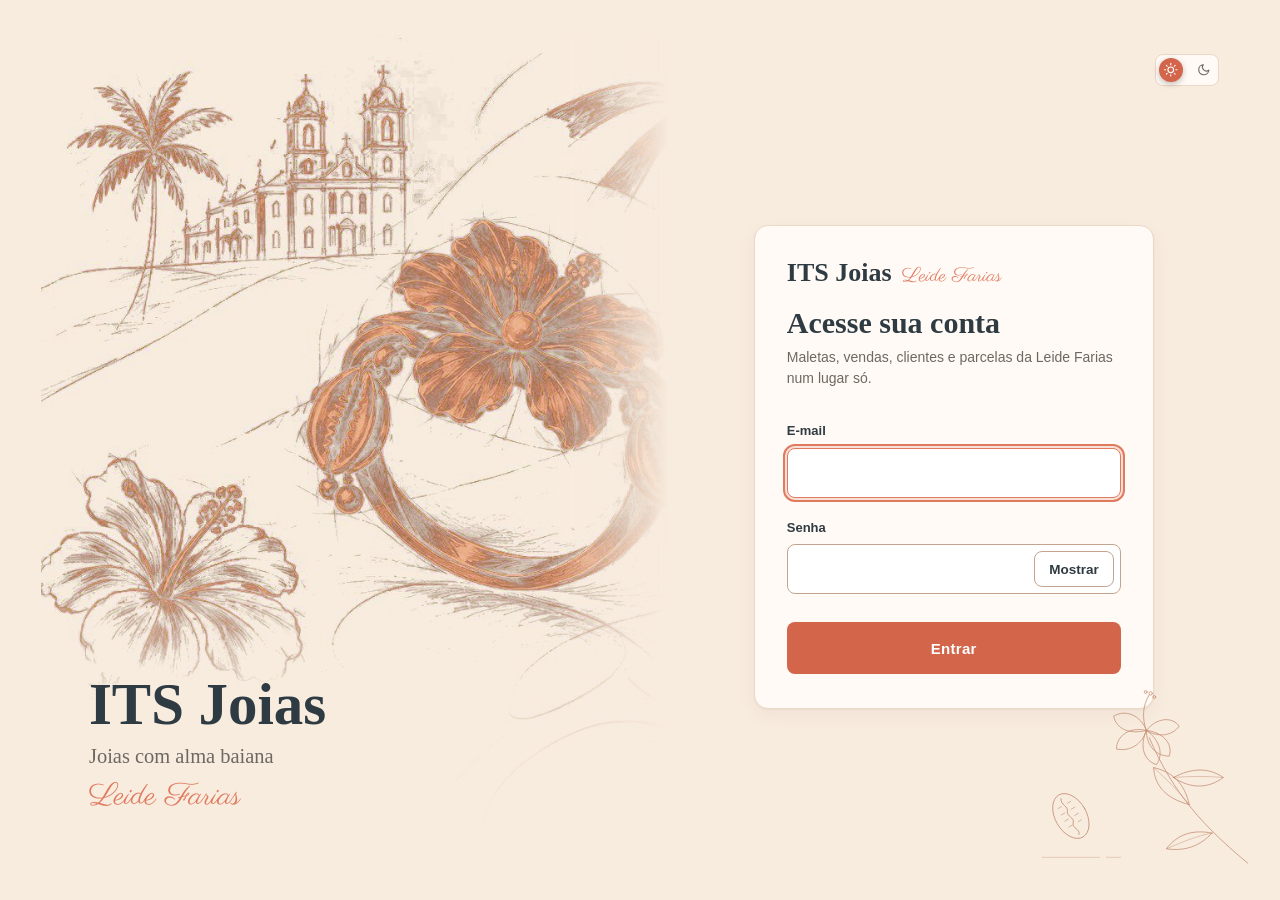
<file: frontend/index.html>
<!DOCTYPE html>
<html lang="pt-BR">
<head>
    <meta charset="UTF-8">
    <meta name="viewport" content="width=device-width, initial-scale=1.0">
    <title>Painel | Organização Its Joias</title>
    <meta name="theme-color" content="#3D405B">
    <script src="js/tema.js"></script>
    <link rel="stylesheet" href="css/style.css">
    <link rel="stylesheet" href="css/visual.css">
    <link rel="stylesheet" href="css/painel.css">
    <link rel="stylesheet" href="css/identidade.css">
    <link rel="stylesheet" href="css/joalheria.css">
    <link rel="stylesheet" href="css/transicoes.css">
    <link rel="stylesheet" href="css/atelie.css">
</head>
<body class="pagina-painel">
    <a class="pular-conteudo" href="#painel">Pular para o conteúdo</a>
    <header>
        <div class="topo">
            <h1 class="marca" translate="no"><span class="marca-selo" aria-hidden="true"></span><span class="marca-nome">ITS Joias</span><span class="marca-lema">Leide Farias</span></h1>
            <div class="usuario-topo" id="usuario-topo"></div>
        </div>
        <nav aria-label="Menu principal">
            <ul>
                <li><a href="index.html" aria-current="page">Painel</a></li>
                <li><a href="vendas.html">Nova venda</a></li>
                <li><a href="historico-vendas.html">Vendas</a></li>
                <li><a href="clientes.html">Clientes</a></li>
                <li><a href="maletas.html">Maletas</a></li>
                <li><a href="produtos.html">Produtos</a></li>
                <li><a href="relatorios.html">Relatórios</a></li>
            </ul>
        </nav>
    </header>

    <main id="painel" class="painel-novo" tabindex="-1" aria-busy="true">
        <!-- abertura: saudação pelo horário e o nome de quem entrou (painel.js) e a data -->
        <section class="abertura" aria-labelledby="titulo-painel">
            <div class="abertura-texto">
                <p class="abertura-saudacao" id="painel-saudacao">Olá</p>
                <h2 id="titulo-painel">Como está a maleta hoje</h2>
                <p id="painel-data">Carregando o painel…</p>
            </div>
        </section>

        <!-- carregando / erro / banco novo -->
        <div id="painel-aviso" class="painel-aviso" role="status" aria-live="polite" hidden></div>

        <div id="painel-conteudo" hidden>
            <div class="painel-linha painel-linha--abre">
                <!-- o carnê: o próximo dia 5, com quem paga nele -->
                <section class="carne" aria-labelledby="titulo-dia5">
                    <div class="carne-canhoto">
                        <p class="carne-rotulo">Próximo dia 5</p>
                        <p class="carne-data" data-campo="dataDia5Curta"></p>
                        <p class="carne-valor" data-campo="proximoDia5"></p>
                        <p class="carne-nota" data-campo="proximoDia5Nota"></p>
                    </div>
                    <div class="carne-corpo">
                        <h3 id="titulo-dia5">Vencem em <span data-campo="dataDia5"></span></h3>
                        <ul class="bloco-lista" id="lista-dia5"></ul>
                        <p class="bloco-vazio" id="vazio-dia5" hidden>Nenhuma parcela vence nesse dia.</p>
                        <footer class="bloco-rodape">
                            <span>Total a vencer</span>
                            <strong class="dinheiro" data-campo="rodapeDia5"></strong>
                        </footer>
                    </div>
                </section>

                <!-- o fio de ouro: tudo o que foi vendido, e quanto já entrou -->
                <section class="fio" aria-labelledby="titulo-fio">
                    <h3 id="titulo-fio" class="fio-rotulo">Total vendido</h3>
                    <p class="fio-total" data-campo="totalVendido"></p>
                    <p class="fio-nota" data-campo="totalVendidoNota"></p>

                    <div class="fio-linha" id="fio-linha" role="img" aria-label="Recebido, a receber e atrasado sobre o total vendido">
                        <span class="fio-parte fio-parte--recebido"></span>
                        <span class="fio-parte fio-parte--receber"></span>
                        <span class="fio-parte fio-parte--atrasado"></span>
                    </div>

                    <dl class="fio-contas">
                        <div class="fio-conta fio-conta--recebido">
                            <dt>Recebido</dt>
                            <dd class="fio-conta-valor" data-campo="recebido"></dd>
                            <dd class="fio-conta-nota" data-campo="recebidoNota"></dd>
                        </div>
                        <div class="fio-conta fio-conta--receber">
                            <dt>A receber</dt>
                            <dd class="fio-conta-valor" data-campo="aReceber"></dd>
                            <dd class="fio-conta-nota" data-campo="aReceberNota"></dd>
                        </div>
                        <div class="fio-conta fio-conta--atrasado" data-cartao="atrasado">
                            <dt>Atrasado</dt>
                            <dd class="fio-conta-valor" data-campo="atrasado"></dd>
                            <dd class="fio-conta-nota" data-campo="atrasadoNota"></dd>
                        </div>
                    </dl>

                    <p class="fio-clientes"><strong data-campo="clientesDevendoFrase"></strong> <span class="texto-suave">· <span data-campo="clientesDevendoNota"></span></span></p>
                </section>
            </div>

            <div class="painel-blocos">
                <section class="bloco" aria-labelledby="titulo-atrasadas">
                    <h3 id="titulo-atrasadas">Parcelas atrasadas</h3>
                    <ul class="bloco-lista" id="lista-atrasadas"></ul>
                    <p class="bloco-vazio bloco-vazio--tranquilo" id="vazio-atrasadas" hidden>Nenhuma parcela atrasada. Todas as clientes estão em dia.</p>
                    <footer class="bloco-rodape">
                        <span>Total atrasado</span>
                        <strong class="dinheiro" data-campo="rodapeAtrasado"></strong>
                    </footer>
                </section>

                <section class="bloco" aria-labelledby="titulo-maletas">
                    <h3 id="titulo-maletas">Maletas ativas</h3>
                    <ul class="legenda" aria-label="Legenda das barras">
                        <li><span class="legenda-cor cor-vendidas" aria-hidden="true"></span>Vendidas</li>
                        <li><span class="legenda-cor cor-disponiveis" aria-hidden="true"></span>Disponíveis</li>
                        <li><span class="legenda-cor cor-perdidas" aria-hidden="true"></span>Perdidas ou devolvidas</li>
                    </ul>
                    <ul class="maletas" id="lista-maletas"></ul>
                    <p class="bloco-vazio" id="vazio-maletas" hidden>Nenhuma maleta ativa no momento.</p>
                </section>
            </div>

            <h2 class="painel-divisa">Os números do ano</h2>

            <div class="painel-blocos">
                <section class="bloco" aria-labelledby="titulo-grafico-vendas">
                    <h3 id="titulo-grafico-vendas">Vendas por mês</h3>
                    <p class="texto-suave grafico-subtitulo">Total vendido nos últimos 12 meses (vendas canceladas não contam).</p>
                    <div id="grafico-vendas"><p class="carregando-texto">Carregando gráfico…</p></div>
                </section>
                <section class="bloco" aria-labelledby="titulo-grafico-categorias-vendidas">
                    <h3 id="titulo-grafico-categorias-vendidas">Vendido por categoria</h3>
                    <p class="texto-suave grafico-subtitulo">Parte de cada categoria no total vendido dos últimos 12 meses.</p>
                    <div id="grafico-pizza"><p class="carregando-texto">Carregando gráfico…</p></div>
                </section>
            </div>

            <section class="bloco painel-grafico-largo" aria-labelledby="titulo-grafico-recebimentos">
                <h3 id="titulo-grafico-recebimentos">Recebido × a receber</h3>
                <p class="texto-suave grafico-subtitulo">Parcelas pelo mês de vencimento: o que já entrou e o que falta entrar.</p>
                <div id="grafico-recebimentos"><p class="carregando-texto">Carregando gráfico…</p></div>
            </section>
        </div>
    </main>

    <footer>
        <p>&copy; 2026 Organização Its Joias. Todos os direitos reservados.</p>
    </footer>

    <script src="js/config.js"></script>
    <script src="js/api.js"></script>
    <script src="js/ui.js"></script>
    <script src="js/sessao.js"></script>
    <script src="js/painel.js"></script>
    <script src="js/graficos.js"></script>
    <script src="js/painel-graficos.js"></script>
</body>
</html>
</file>
<file: frontend/css/style.css>
:root {
    /* ---- Tema escuro (padrão): azul-petróleo profundo, creme e dourado ---- */
    --fundo: #0E1728;
    --superficie: #16243C;
    --superficie-hover: #1C2D49;
    --superficie-elevada: #1A2A45;      /* janelas e avisos flutuantes */
    --azul-menu: #1D427E;
    --dourado: #F0B735;                 /* fundo de botão e detalhes */
    --dourado-hover: #DDA324;
    --sobre-dourado: #182238;           /* texto em cima do dourado */
    --destaque: #F0B735;                /* dourado usado como TEXTO */
    --creme: #F8F0DF;
    --texto-forte: #F8F0DF;             /* títulos e rótulos */
    --texto: #DCE5F5;
    --texto-suave: #9EAFCA;
    --borda: #2B4264;
    --campo-borda: #617A9B;
    --placeholder: #8192AC;
    --coral: #E99B76;
    --verde: #64B99A;
    --sucesso-texto: #64B99A;
    --rosa: #E985A5;
    --vermelho: #F07878;
    --perigo-texto: #F07878;
    --sobre-vermelho: #182238;          /* texto em cima do vermelho */
    --info: #7FA6E0;
    --perigo-fundo: rgba(240, 120, 120, 0.14);
    --perigo-fundo-suave: rgba(240, 120, 120, 0.07);
    --sucesso-fundo: rgba(100, 185, 154, 0.12);
    --destaque-fundo: rgba(240, 183, 53, 0.08);
    --alerta-fundo: rgba(240, 183, 53, 0.12);
    --info-fundo: rgba(127, 166, 224, 0.13);
    --fundo-modal: rgba(4, 9, 18, 0.68);
    --sombra: 0 22px 60px rgba(0, 0, 0, 0.5);
    --sombra-leve: 0 8px 24px rgba(0, 0, 0, 0.35);
    --raio: 12px;
}

/* ---- Tema claro: creme e off-white, elementos em azul-petróleo, detalhes dourados ---- */
html[data-tema="claro"] {
    --fundo: #F7F1E4;
    --superficie: #FFFDF8;
    --superficie-hover: #F2E9D7;
    --superficie-elevada: #FFFFFF;
    --azul-menu: #1F5468;
    --dourado: #E3A82B;
    --dourado-hover: #D09619;
    --sobre-dourado: #172A33;
    --destaque: #855A00;
    --creme: #F8F0DF;
    --texto-forte: #123341;
    --texto: #26434F;
    --texto-suave: #556A73;
    --borda: #E0D3BA;
    --campo-borda: #9A8B6E;
    --placeholder: #66737A;
    --coral: #C0623A;
    --verde: #2F8A68;
    --sucesso-texto: #1E6B4E;
    --rosa: #B84A72;
    --vermelho: #C43D30;
    --perigo-texto: #A52A1E;
    --sobre-vermelho: #FFFFFF;
    --info: #2F6690;
    --perigo-fundo: rgba(196, 61, 48, 0.10);
    --perigo-fundo-suave: rgba(196, 61, 48, 0.05);
    --sucesso-fundo: rgba(47, 138, 104, 0.10);
    --destaque-fundo: rgba(227, 168, 43, 0.12);
    --alerta-fundo: rgba(227, 168, 43, 0.16);
    --info-fundo: rgba(47, 102, 144, 0.09);
    --fundo-modal: rgba(18, 51, 65, 0.38);
    --sombra: 0 22px 60px rgba(18, 51, 65, 0.20);
    --sombra-leve: 0 8px 24px rgba(18, 51, 65, 0.12);
}

/* "hidden" sempre esconde, mesmo em elementos com display definido no CSS */
[hidden] {
    display: none !important;
}

* {
    margin: 0;
    padding: 0;
    box-sizing: border-box;
}

html {
    min-height: 100%;
    background: var(--fundo);
    color-scheme: dark;
}

html[data-tema="claro"] {
    color-scheme: light;
}

body {
    min-height: 100vh;
    padding: 0 24px 24px;
    background: var(--fundo);
    color: var(--texto);
    font-family: Arial, Helvetica, sans-serif;
    font-size: 14px;
    line-height: 1.6;
}

header {
    padding: 20px 0 18px;
    margin-bottom: 28px;
    border-bottom: 1px solid var(--borda);
}

h1,
h2,
h3 {
    color: var(--texto-forte);
    font-family: Georgia, "Times New Roman", serif;
    font-weight: 400;
    line-height: 1.2;
}

h1 {
    margin-bottom: 16px;
    font-size: clamp(30px, 4vw, 42px);
}

h1::after,
main > h2::after {
    display: block;
    width: 88px;
    margin-top: 10px;
    color: var(--coral);
    content: "〜〜〜";
    font-family: Arial, sans-serif;
    font-size: 17px;
    letter-spacing: -4px;
}

h2 {
    margin: 10px 0 18px;
    font-size: clamp(27px, 3vw, 36px);
}

h3 {
    margin: 12px 0;
    font-size: 21px;
}

p {
    margin-bottom: 14px;
    color: var(--texto-suave);
    font-size: 14px;
}

a {
    color: var(--texto-forte);
    transition: color 0.2s ease;
}

a:hover {
    color: var(--destaque);
}

nav ul {
    display: flex;
    flex-wrap: wrap;
    gap: 8px;
    list-style: none;
}

nav a {
    display: inline-flex;
    align-items: center;
    justify-content: center;
    min-height: 40px;
    padding: 10px 18px;
    border: 1px solid transparent;
    border-radius: 24px;
    color: var(--texto);
    font-size: 11px;
    font-weight: 700;
    letter-spacing: 1px;
    text-decoration: none;
    text-transform: uppercase;
    transition: background 0.2s ease, color 0.2s ease;
}

nav a:hover,
nav a:focus-visible {
    background: var(--superficie-hover);
    color: var(--destaque);
}

main {
    width: 100%;
    max-width: 1600px;
    margin: 0 auto;
    padding-bottom: 32px;
}

main > p {
    margin-bottom: 24px;
}

main > div,
main > section {
    margin-bottom: 16px;
}

table {
    width: 100%;
    margin: 20px 0 28px;
    overflow: hidden;
    border: 1px solid var(--borda);
    border-radius: var(--raio);
    border-collapse: separate;
    border-spacing: 0;
    background: var(--superficie);
    color: var(--texto);
}

thead {
    background: var(--superficie);
}

th {
    padding: 15px 16px;
    border-bottom: 1px solid var(--borda);
    color: var(--texto-suave);
    font-size: 10px;
    font-weight: 700;
    letter-spacing: 1.2px;
    text-align: left;
    text-transform: uppercase;
    white-space: nowrap;
}

td {
    padding: 14px 16px;
    border-bottom: 1px solid var(--borda);
    color: var(--texto);
    font-size: 13px;
    text-align: left;
}

tbody tr:last-child td {
    border-bottom: none;
}

tbody tr {
    transition: background 0.2s ease;
}

tbody tr:hover {
    background: var(--superficie-hover);
}

button {
    min-height: 40px;
    margin: 0 8px 10px 0;
    padding: 11px 20px;
    border: 1px solid transparent;
    border-radius: 24px;
    background: var(--dourado);
    color: var(--sobre-dourado);
    font-family: Arial, Helvetica, sans-serif;
    font-size: 11px;
    font-weight: 700;
    letter-spacing: 1px;
    cursor: pointer;
    transition: background 0.2s ease, transform 0.2s ease;
}

button:hover {
    background: var(--dourado-hover);
    transform: translateY(-1px);
}

button:focus-visible,
input:focus-visible,
select:focus-visible,
textarea:focus-visible,
a:focus-visible {
    outline: 2px solid var(--dourado);
    outline-offset: 3px;
}

button.ativo {
    background: var(--dourado);
    color: var(--sobre-dourado);
}

.topico-conteudo {
    display: none;
    margin: 14px 0;
    padding: 22px;
    border: 1px solid var(--borda);
    border-radius: var(--raio);
    background: var(--superficie);
}

.topico-conteudo.ativo {
    display: block;
}

.topico-conteudo h3 {
    margin-top: 0;
    color: var(--texto-forte);
}

input,
select,
textarea {
    max-width: 100%;
    padding: 11px 13px;
    border: 1px solid var(--campo-borda);
    border-radius: 6px;
    background: var(--superficie);
    color: var(--texto-forte);
    font: inherit;
}

input::placeholder,
textarea::placeholder {
    color: var(--placeholder);
}

img {
    display: block;
    max-width: 100%;
    height: auto;
    margin: 0 auto;
    border-radius: 8px;
}

footer {
    padding: 18px 0 8px;
    border-top: 1px solid var(--borda);
    color: var(--texto-suave);
    font-size: 11px;
    text-align: center;
}

footer p {
    margin: 0;
    font-size: 11px;
}

@media (min-width: 1200px) {
    body {
        padding-right: 36px;
        padding-left: 36px;
    }

    header {
        margin-bottom: 32px;
    }
}

@media (max-width: 768px) {
    body {
        padding: 0 14px 18px;
    }

    header {
        padding-top: 14px;
        margin-bottom: 22px;
    }

    h1 {
        font-size: 30px;
    }

    nav ul {
        gap: 5px;
    }

    nav a {
        min-height: 36px;
        padding: 8px 12px;
        font-size: 10px;
        letter-spacing: 0.5px;
    }

    table {
        display: block;
        overflow-x: auto;
        white-space: nowrap;
    }

    th,
    td {
        padding: 11px 12px;
    }

    button {
        margin-right: 4px;
        padding: 10px 15px;
    }

    .topico-conteudo {
        padding: 16px;
    }
}

@media (max-width: 420px) {
    body {
        padding-right: 10px;
        padding-left: 10px;
    }

    nav a {
        padding: 8px 10px;
    }

    h2 {
        font-size: 27px;
    }
}
/* =====================================================================
   Painel (index.html)
   Valores na mesma fonte do texto, com números tabulares (alinham na vertical).
   Cores da barra validadas para o fundo escuro (daltonismo e contraste).
   ===================================================================== */

:root {
    --barra-vendidas: #B98A12;
    --barra-disponiveis: #5786CC;
    --barra-perdidas: #C2618C;
    --fatia-outras: #C3CCD8;   /* neutro da pizza ("Outras"), conferido contra as 3 cores acima */
}

html[data-tema="claro"] {
    --barra-vendidas: #B07F0A;
    --barra-disponiveis: #3B6BB0;
    --barra-perdidas: #A9466F;
    --fatia-outras: #CFC8BA;
}

.dinheiro,
.cartao-valor,
.parcela-valor,
.maleta-valores dd,
.maleta-contagem {
    font-family: inherit;
    font-variant-numeric: tabular-nums;
}

.painel-aviso {
    margin-bottom: 20px;
    padding: 16px 20px;
    border: 1px solid var(--borda);
    border-radius: var(--raio);
    background: var(--superficie);
}

.painel-aviso strong {
    display: block;
    margin-bottom: 4px;
    color: var(--texto-forte);
}

.painel-aviso p {
    margin-bottom: 0;
}

.painel-aviso--erro {
    border-color: var(--vermelho);
}

.painel-aviso--erro p {
    margin-bottom: 12px;
}

.painel-aviso--erro button {
    margin-bottom: 0;
}

/* --- cartões ---------------------------------------------------------- */

.painel-cartoes {
    display: grid;
    grid-template-columns: repeat(3, minmax(0, 1fr));
    gap: 12px;
}

.cartao {
    padding: 16px 18px;
    border: 1px solid var(--borda);
    border-radius: var(--raio);
    background: var(--superficie);
}

.cartao .cartao-rotulo {
    margin: 0 0 6px;
    color: var(--texto-suave);
    font-family: inherit;
    font-size: 12px;
    font-weight: 700;
    letter-spacing: 0.3px;
}

.cartao .cartao-valor {
    margin: 0 0 4px;
    color: var(--texto-forte);
    font-size: 22px;
    font-weight: 700;
    line-height: 1.25;
    white-space: nowrap;
}

.cartao .cartao-nota {
    margin: 0;
    font-size: 12px;
}

.cartao--alerta {
    border-color: var(--vermelho);
}

.cartao--alerta .cartao-nota {
    color: var(--perigo-texto);
}

/* --- blocos ----------------------------------------------------------- */

.painel-blocos {
    display: grid;
    grid-template-columns: repeat(2, minmax(0, 1fr));
    gap: 16px;
    margin-top: 16px;
}

.bloco {
    display: flex;
    flex-direction: column;
    padding: 18px 20px;
    border: 1px solid var(--borda);
    border-radius: var(--raio);
    background: var(--superficie);
}

#painel-conteudo > .bloco {
    margin-top: 16px;
}

.bloco h3 {
    margin: 0 0 12px;
}

.bloco-lista,
.maletas {
    flex: 1;
    list-style: none;
}

.bloco-vazio {
    flex: 1;
    margin: 0;
}

.bloco .bloco-rodape {
    display: flex;
    justify-content: space-between;
    align-items: baseline;
    gap: 12px;
    margin-top: 8px;
    padding: 12px 0 0;
    border-top: 1px solid var(--borda);
    color: var(--texto-suave);
    font-size: 13px;
    text-align: left;
}

.bloco-rodape strong {
    color: var(--texto-forte);
    font-size: 16px;
}

.parcela {
    display: flex;
    justify-content: space-between;
    align-items: flex-start;
    gap: 12px;
    padding: 10px 0;
    border-bottom: 1px solid var(--borda);
}

.parcela:last-child {
    border-bottom: none;
}

.parcela-info {
    display: flex;
    flex-direction: column;
    align-items: flex-start;
    gap: 2px;
    min-width: 0;
}

.parcela-cliente {
    color: var(--texto-forte);
    font-weight: 700;
}

.parcela-detalhe {
    color: var(--texto-suave);
    font-size: 12px;
}

.parcela-valor {
    color: var(--texto-forte);
    font-weight: 700;
    white-space: nowrap;
}

.chip {
    display: inline-block;
    margin-top: 4px;
    padding: 2px 10px;
    border-radius: 999px;
    font-size: 11px;
    font-weight: 700;
}

.chip--atraso {
    border: 1px solid var(--vermelho);
    background: var(--perigo-fundo);
    color: var(--perigo-texto);
}

/* --- maletas ---------------------------------------------------------- */

.legenda {
    display: flex;
    flex-wrap: wrap;
    gap: 6px 18px;
    margin-bottom: 8px;
    color: var(--texto-suave);
    font-size: 12px;
    list-style: none;
}

.legenda[hidden] {
    display: none;
}

.legenda li {
    display: inline-flex;
    align-items: center;
    gap: 6px;
}

.legenda-cor {
    width: 12px;
    height: 12px;
    border-radius: 3px;
}

.cor-vendidas { background: var(--barra-vendidas); }
.cor-disponiveis { background: var(--barra-disponiveis); }
.cor-perdidas { background: var(--barra-perdidas); }

.maleta {
    padding: 14px 0;
    border-bottom: 1px solid var(--borda);
}

.maleta:last-child {
    border-bottom: none;
    padding-bottom: 0;
}

.maleta-topo {
    display: flex;
    justify-content: space-between;
    align-items: baseline;
    flex-wrap: wrap;
    gap: 4px 12px;
    margin-bottom: 8px;
}

.maleta-nome {
    display: block;
    color: var(--texto-forte);
    font-weight: 700;
}

.maleta-detalhe {
    color: var(--texto-suave);
    font-size: 12px;
}

/* barra fina: partes separadas por 2px da cor do fundo, pontas arredondadas */
.barra {
    display: flex;
    gap: 2px;
    height: 8px;
    border-radius: 999px;
    overflow: hidden;
    background: var(--superficie);
}

.barra-parte {
    min-width: 4px;
    flex-basis: 0;
}

.barra-parte:first-child {
    border-radius: 999px 0 0 999px;
}

.barra-parte:last-child {
    border-radius: 0 999px 999px 0;
}

.barra-parte:only-child {
    border-radius: 999px;
}

.maleta .maleta-contagem {
    display: flex;
    flex-wrap: wrap;
    gap: 2px 16px;
    margin: 8px 0 6px;
    color: var(--texto);
    font-size: 12px;
}

.maleta-valores {
    display: grid;
    grid-template-columns: auto auto;
    justify-content: start;
    gap: 2px 12px;
    font-size: 13px;
}

.maleta-valores dt {
    color: var(--texto-suave);
}

.maleta-valores dd {
    color: var(--texto-forte);
    font-weight: 700;
}

@media (min-width: 1200px) {
    .painel-cartoes {
        grid-template-columns: repeat(6, minmax(0, 1fr));
    }
}

@media (max-width: 768px) {
    .painel-cartoes {
        grid-template-columns: repeat(2, minmax(0, 1fr));
        gap: 10px;
    }

    .cartao {
        padding: 12px 14px;
    }

    .cartao .cartao-valor {
        font-size: 18px;
    }

    .painel-blocos {
        grid-template-columns: 1fr;
    }

    .bloco {
        padding: 16px;
    }
}

/* =====================================================================
   Componentes compartilhados (login, clientes, venda, maletas, produtos)
   ===================================================================== */

/* --- cabeçalho com o usuário logado --------------------------------- */
.topo {
    display: flex;
    justify-content: space-between;
    align-items: flex-start;
    flex-wrap: wrap;
    gap: 12px;
}

.usuario-topo {
    display: flex;
    align-items: center;
    gap: 12px;
    padding-top: 6px;
}

.usuario-topo button {
    margin: 0;
}

.usuario-topo-nome {
    display: flex;
    flex-direction: column;
    align-items: flex-end;
    line-height: 1.3;
}

.usuario-topo-nome strong {
    color: var(--texto-forte);
}

.usuario-topo-nome span {
    color: var(--texto-suave);
    font-size: 12px;
}

nav a[aria-current="page"] {
    border-color: var(--borda);
    color: var(--destaque);
}

/* --- botões ----------------------------------------------------------- */
.botao-secundario {
    border-color: var(--borda);
    background: transparent;
    color: var(--texto);
}

.botao-secundario:hover {
    background: var(--superficie-hover);
    color: var(--texto-forte);
}

.botao-perigo {
    border-color: var(--vermelho);
    background: transparent;
    color: var(--perigo-texto);
}

.botao-perigo:hover {
    background: var(--perigo-fundo);
}

.botao-pequeno {
    min-height: 32px;
    padding: 6px 14px;
    font-size: 10px;
}

button:disabled {
    cursor: not-allowed;
    opacity: 0.55;
    transform: none;
}

.acoes {
    display: flex;
    flex-wrap: wrap;
    gap: 8px;
    margin-top: 8px;
}

.acoes button {
    margin: 0;
}

/* Botões só da proprietária (o back-end também bloqueia) */
html:not([data-perfil="PROPRIETARIA"]) [data-somente="PROPRIETARIA"] {
    display: none !important;
}

/* --- cabeçalho de página e barra de busca ----------------------------- */
.cabecalho-pagina {
    display: flex;
    justify-content: space-between;
    align-items: flex-end;
    flex-wrap: wrap;
    gap: 12px;
}

.cabecalho-pagina button {
    margin: 0 0 18px;
}

.barra-ferramentas {
    display: flex;
    flex-wrap: wrap;
    align-items: center;
    gap: 12px 20px;
    margin-bottom: 4px;
}

.barra-ferramentas input[type="search"] {
    flex: 1 1 260px;
    max-width: 420px;
}

.opcao {
    display: inline-flex;
    align-items: center;
    gap: 8px;
    color: var(--texto);
    cursor: pointer;
}

.opcao input {
    width: 18px;
    height: 18px;
    accent-color: var(--dourado);
}

/* --- formulários ------------------------------------------------------ */
.cartao-form {
    margin: 0 0 20px;
    padding: 22px 24px;
    border: 1px solid var(--borda);
    border-radius: var(--raio);
    background: var(--superficie);
}

.cartao-form h3 {
    margin: 0 0 18px;
}

.form-grade {
    display: grid;
    grid-template-columns: repeat(2, minmax(0, 1fr));
    gap: 16px 20px;
}

.campo {
    display: flex;
    flex-direction: column;
    gap: 6px;
    min-width: 0;
}

.campo-largo {
    grid-column: 1 / -1;
}

.campo label,
.rotulo {
    color: var(--texto-forte);
    font-size: 13px;
    font-weight: 700;
}

.campo .dica {
    color: var(--texto-suave);
    font-size: 12px;
}

.campo input,
.campo select,
.campo textarea {
    width: 100%;
}

.campo .opcao input {
    width: 18px;
    flex: none;
}

.campo textarea {
    min-height: 84px;
    resize: vertical;
}

.campo .erro-campo {
    color: var(--perigo-texto);
    font-size: 12px;
}

.campo.com-erro input,
.campo.com-erro select,
.campo.com-erro textarea {
    border-color: var(--vermelho);
}

.opcional {
    color: var(--texto-suave);
    font-weight: 400;
}

/* --- mensagens -------------------------------------------------------- */
.mensagem {
    margin: 0 0 16px;
    padding: 12px 16px;
    border: 1px solid var(--borda);
    border-radius: 10px;
    background: var(--superficie);
    color: var(--texto);
}

.mensagem p {
    margin: 4px 0 0;
}

.mensagem--erro {
    border-color: var(--vermelho);
    color: var(--texto-forte);
}

.mensagem--erro strong {
    color: var(--perigo-texto);
}

.mensagem--sucesso {
    border-color: var(--verde);
}

.mensagem--sucesso strong {
    color: var(--sucesso-texto);
}

/* --- tabelas com valores ---------------------------------------------- */
td.numero,
th.numero {
    text-align: right;
    font-variant-numeric: tabular-nums;
    white-space: nowrap;
}

td.acoes-linha {
    text-align: right;
    white-space: nowrap;
}

td.acoes-linha button {
    margin: 0 0 0 6px;
}

.texto-alerta {
    color: var(--perigo-texto);
    font-weight: 700;
}

.texto-suave {
    color: var(--texto-suave);
}

.etiqueta-situacao {
    display: inline-block;
    padding: 2px 10px;
    border: 1px solid var(--borda);
    border-radius: 999px;
    color: var(--texto-suave);
    font-size: 11px;
    font-weight: 700;
}

.vazio {
    padding: 24px;
    border: 1px dashed var(--borda);
    border-radius: var(--raio);
    color: var(--texto-suave);
    text-align: center;
}

/* --- login ------------------------------------------------------------ */
.pagina-login {
    display: flex;
    align-items: center;
    justify-content: center;
    min-height: 100vh;
    padding: 24px 16px;
}

.cartao-login {
    width: 100%;
    max-width: 400px;
    padding: 32px 28px;
    border: 1px solid var(--borda);
    border-radius: 16px;
    background: var(--superficie);
}

.cartao-login h1 {
    margin-bottom: 6px;
    font-size: 32px;
}

.cartao-login .subtitulo {
    margin-bottom: 26px;
}

.cartao-login form {
    display: flex;
    flex-direction: column;
    gap: 16px;
}

.cartao-login button[type="submit"] {
    width: 100%;
    margin: 6px 0 0;
}

.senha-com-botao {
    position: relative;
}

.senha-com-botao input {
    padding-right: 84px;
}

.senha-com-botao button {
    position: absolute;
    top: 50%;
    right: 6px;
    min-height: 30px;
    margin: 0;
    padding: 4px 12px;
    transform: translateY(-50%);
}

.senha-com-botao button:hover {
    transform: translateY(-50%);
}


/* --- nova venda ------------------------------------------------------- */
.venda-grade {
    display: grid;
    grid-template-columns: minmax(0, 1.25fr) minmax(0, 1fr);
    gap: 20px;
    align-items: start;
}

.venda-passo {
    margin: 0 0 20px;
    padding: 20px 22px;
    border: 1px solid var(--borda);
    border-radius: var(--raio);
    background: var(--superficie);
}

.venda-passo h3 {
    display: flex;
    align-items: center;
    gap: 10px;
    margin: 0 0 14px;
}

.passo-numero {
    display: inline-flex;
    align-items: center;
    justify-content: center;
    width: 26px;
    height: 26px;
    border-radius: 50%;
    background: var(--dourado);
    color: var(--sobre-dourado);
    font-family: Arial, sans-serif;
    font-size: 13px;
    font-weight: 700;
}

.adicionar-peca {
    display: flex;
    gap: 8px;
}

.adicionar-peca input {
    flex: 1;
    min-width: 0;
    text-transform: uppercase;
}

.adicionar-peca button {
    margin: 0;
}

.sugestoes {
    margin: 8px 0 0;
    padding: 0;
    list-style: none;
}

.sugestoes button {
    display: flex;
    justify-content: space-between;
    gap: 12px;
    width: 100%;
    min-height: 0;
    margin: 0 0 6px;
    padding: 8px 12px;
    border: 1px solid var(--borda);
    border-radius: 8px;
    background: transparent;
    color: var(--texto);
    font-family: inherit;
    font-size: 13px;
    font-weight: 400;
    letter-spacing: 0;
    text-align: left;
}

.sugestoes button:hover {
    background: var(--superficie-hover);
    transform: none;
}

.sugestoes .dinheiro {
    color: var(--texto-forte);
    white-space: nowrap;
}

/* "O código 48480079 está em 2 maletas. De qual maleta saiu esta peça?" */
.sugestoes-pergunta {
    margin-bottom: 8px;
    padding: 10px 12px;
    border: 1px solid var(--dourado);
    border-radius: 10px;
    background: var(--alerta-fundo);
    color: var(--texto);
    font-size: 13px;
}

.sugestoes-pergunta strong {
    color: var(--destaque);
}

.lista-pecas {
    margin: 12px 0 0;
    padding: 0;
    list-style: none;
}

.lista-pecas li {
    display: flex;
    justify-content: space-between;
    align-items: center;
    gap: 12px;
    padding: 10px 0;
    border-bottom: 1px solid var(--borda);
}

.lista-pecas li:last-child {
    border-bottom: none;
}

.lista-pecas .peca-info {
    display: flex;
    flex-direction: column;
    min-width: 0;
}

.lista-pecas .peca-info strong {
    color: var(--texto-forte);
}

.lista-pecas .peca-direita {
    display: flex;
    align-items: center;
    gap: 10px;
    white-space: nowrap;
}

.lista-pecas button {
    margin: 0;
}

.formas-venda {
    display: grid;
    grid-template-columns: repeat(2, minmax(0, 1fr));
    gap: 10px;
    margin-bottom: 16px;
}

.formas-venda label {
    display: flex;
    flex-direction: column;
    gap: 2px;
    padding: 12px 14px;
    border: 1px solid var(--borda);
    border-radius: 10px;
    cursor: pointer;
}

.formas-venda input {
    position: absolute;
    opacity: 0;
    pointer-events: none;
}

.formas-venda label:has(input:checked) {
    border-color: var(--dourado);
    background: var(--destaque-fundo);
}

.formas-venda label:has(input:focus-visible) {
    outline: 2px solid var(--dourado);
    outline-offset: 2px;
}

.formas-venda strong {
    color: var(--texto-forte);
}

.formas-venda span {
    color: var(--texto-suave);
    font-size: 12px;
}

.resumo {
    position: sticky;
    top: 16px;
}

.resumo-linhas {
    display: grid;
    grid-template-columns: 1fr auto;
    gap: 6px 16px;
    margin: 0 0 14px;
}

.resumo-linhas dt {
    color: var(--texto-suave);
}

.resumo-linhas dd {
    color: var(--texto-forte);
    text-align: right;
    font-variant-numeric: tabular-nums;
}

.resumo-linhas .total {
    padding-top: 8px;
    border-top: 1px solid var(--borda);
    font-size: 18px;
    font-weight: 700;
}

.parcelas-previa {
    margin: 0 0 16px;
    padding: 0;
    list-style: none;
}

.parcelas-previa li {
    display: flex;
    justify-content: space-between;
    gap: 12px;
    padding: 6px 0;
    border-bottom: 1px solid var(--borda);
    font-variant-numeric: tabular-nums;
}

.parcelas-previa li:last-child {
    border-bottom: none;
}

.chip-pago {
    display: inline-block;
    margin-left: 6px;
    padding: 0 8px;
    border: 1px solid var(--verde);
    border-radius: 999px;
    color: var(--sucesso-texto);
    font-size: 11px;
    font-weight: 700;
}

.resumo button.confirmar {
    width: 100%;
    margin: 0;
    font-size: 13px;
}

@media (max-width: 900px) {
    .venda-grade {
        grid-template-columns: 1fr;
    }

    .resumo {
        position: static;
    }
}

@media (max-width: 768px) {
    .form-grade {
        grid-template-columns: 1fr;
    }

    .cartao-form,
    .venda-passo {
        padding: 16px;
    }

    .usuario-topo-nome {
        align-items: flex-start;
    }
}

/* =====================================================================
   Importação de maleta por PDF (maletas.html)
   ===================================================================== */
.area-arquivo {
    display: flex;
    flex-direction: column;
    align-items: center;
    gap: 6px;
    margin: 14px 0;
    padding: 28px 16px;
    border: 2px dashed var(--borda);
    border-radius: var(--raio);
    color: var(--texto-forte);
    text-align: center;
    cursor: pointer;
    transition: border-color 0.2s ease, background 0.2s ease;
}

.area-arquivo:hover,
.area-arquivo--sobre {
    border-color: var(--dourado);
    background: var(--superficie-hover);
}

.area-arquivo input[type="file"] {
    position: absolute;
    width: 1px;
    height: 1px;
    opacity: 0;
}

.area-arquivo:focus-within {
    outline: 2px solid var(--dourado);
    outline-offset: 3px;
}

.carregando {
    display: flex;
    align-items: center;
    gap: 16px;
    margin: 12px 0;
    padding: 18px;
    border: 1px solid var(--borda);
    border-radius: var(--raio);
}

.carregando[hidden] {
    display: none;
}

.carregando p {
    margin: 4px 0 0;
    color: var(--texto-suave);
}

.girando {
    flex: none;
    width: 28px;
    height: 28px;
    border: 3px solid var(--borda);
    border-top-color: var(--dourado);
    border-radius: 50%;
    animation: girar 0.9s linear infinite;
}

@keyframes girar {
    to { transform: rotate(360deg); }
}

@media (prefers-reduced-motion: reduce) {
    .girando { animation-duration: 3s; }
}

.subtitulo-secao {
    margin: 26px 0 12px;
    color: var(--texto-forte);
    font-size: 15px;
}

.lista-avisos {
    margin: 10px 0;
    padding: 0;
    list-style: none;
}

.lista-avisos:empty {
    display: none;
}

.aviso {
    display: flex;
    align-items: flex-start;
    gap: 8px;
    margin: 4px 0;
    font-size: 13px;
    line-height: 1.4;
    white-space: normal;
}

.aviso-icone {
    display: inline-flex;
    flex: none;
    align-items: center;
    justify-content: center;
    width: 18px;
    height: 18px;
    border-radius: 50%;
    font-size: 11px;
    font-weight: 700;
}

.aviso--erro { color: var(--texto-forte); }
.aviso--erro .aviso-icone { background: var(--vermelho); color: var(--sobre-dourado); }
.aviso--alerta .aviso-icone { background: var(--dourado); color: var(--sobre-dourado); }
.aviso--info { color: var(--texto-suave); }
.aviso--info .aviso-icone { border: 1px solid var(--texto-suave); }

.resumo-importacao {
    display: grid;
    grid-template-columns: repeat(auto-fit, minmax(110px, 1fr));
    gap: 10px;
    margin-bottom: 14px;
}

.resumo-item {
    display: flex;
    flex-direction: column;
    gap: 4px;
    padding: 10px 12px;
    border: 1px solid var(--borda);
    border-radius: 10px;
    font-size: 12px;
}

.resumo-item strong {
    color: var(--texto-forte);
    font-size: 17px;
}

.resumo-item--erro {
    border-color: var(--vermelho);
}

.resumo-item--erro strong {
    color: var(--perigo-texto);
}

.tabela-rolavel {
    overflow-x: auto;
}

.tabela-importacao td {
    padding: 10px 8px;
    vertical-align: top;
}

.tabela-importacao input,
.tabela-importacao select {
    width: 100%;
    min-width: 0;
    padding: 7px 8px;
    font-size: 13px;
}

.tabela-importacao .f-importar,
.tabela-importacao .f-conferido {
    width: 18px;
    height: 18px;
    accent-color: var(--dourado);
}

.tabela-importacao .f-codigo { min-width: 105px; }
.tabela-importacao .f-descricao { min-width: 220px; }
.tabela-importacao .f-categoria { min-width: 120px; }
.tabela-importacao .f-quantidade { width: 64px; text-align: right; }
.tabela-importacao .f-valor { width: 92px; text-align: right; }
.tabela-importacao .f-decisao { margin-top: 6px; }
.tabela-importacao .f-conferencia { min-width: 230px; }

.tabela-importacao .numero-linha {
    display: block;
    margin-top: 4px;
    font-size: 11px;
}

.opcao-pequena {
    margin-top: 6px;
    font-size: 12px;
}

.texto-lido {
    display: block;
    margin-top: 4px;
    color: var(--texto-suave);
    font-size: 11px;
    white-space: normal;
    word-break: break-word;
}

.tabela-importacao tr.linha-erro {
    box-shadow: inset 4px 0 0 var(--vermelho);
    background: var(--perigo-fundo-suave);
}

.tabela-importacao tr.linha-alerta {
    box-shadow: inset 4px 0 0 var(--dourado);
}

.tabela-importacao tr.linha-ignorada td:not(:first-child) {
    opacity: 0.45;
}

.acoes-importacao {
    align-items: center;
    margin-top: 18px;
}

@media (max-width: 768px) {
    /* no celular, cada linha vira um cartão com rótulos */
    .tabela-importacao {
        display: block;
        white-space: normal;
    }

    .tabela-importacao thead {
        display: none;
    }

    .tabela-importacao tbody,
    .tabela-importacao td {
        display: block;
    }

    .tabela-importacao tr {
        display: grid;
        grid-template-columns: repeat(3, minmax(0, 1fr));
        margin-bottom: 12px;
        border: 1px solid var(--borda);
        border-radius: 10px;
    }

    /* quantidade, valor e total lado a lado; o resto ocupa a linha inteira */
    .tabela-importacao td {
        grid-column: 1 / -1;
    }

    .tabela-importacao td.numero {
        grid-column: auto;
        padding-top: 4px;
    }

    .tabela-importacao .f-quantidade,
    .tabela-importacao .f-valor {
        width: 100%;
    }

    .tabela-importacao tr[hidden] {
        display: none;
    }

    .tabela-importacao td {
        border-bottom: none;
        text-align: left;
    }

    .tabela-importacao td::before {
        content: attr(data-rotulo);
        display: block;
        margin-bottom: 4px;
        color: var(--texto-suave);
        font-size: 10px;
        font-weight: 700;
        letter-spacing: 1px;
        text-transform: uppercase;
    }

    .tabela-importacao .f-descricao,
    .tabela-importacao .f-conferencia {
        min-width: 0;
    }
}

@media print {
    header,
    footer,
    nav,
    .cabecalho-pagina,
    #imp-concluido .acoes,
    #imp-concluido > .mensagem,
    main > :not(#importacao),
    #importacao > h3 {
        display: none !important;
    }

    body,
    #importacao {
        border: none;
        background: #fff;
        color: #000;
    }

    #importacao td,
    #importacao th,
    #importacao h4,
    #importacao p {
        color: #000;
    }
}

/* =====================================================================
   Tema claro: ajustes que não são só troca de cor
   ===================================================================== */
body,
header,
.cartao-form,
.bloco,
input,
select,
textarea,
thead {
    transition: background-color 0.25s ease, color 0.25s ease, border-color 0.25s ease;
}

html[data-tema="claro"] nav a[aria-current="page"] {
    border-color: var(--azul-menu);
    background: var(--azul-menu);
    color: var(--creme);
}

html[data-tema="claro"] nav a:hover,
html[data-tema="claro"] nav a:focus-visible {
    background: var(--superficie-hover);
    color: var(--azul-menu);
}

html[data-tema="claro"] thead {
    background: var(--superficie-hover);
}

html[data-tema="claro"] .botao-secundario {
    border-color: var(--azul-menu);
    color: var(--azul-menu);
}

html[data-tema="claro"] .botao-secundario:hover {
    background: var(--azul-menu);
    color: var(--creme);
}

html[data-tema="claro"] .cartao-form,
html[data-tema="claro"] .cartao-login,
html[data-tema="claro"] .bloco {
    box-shadow: var(--sombra-leve);
}

@media (prefers-reduced-motion: reduce) {
    *,
    *::before,
    *::after {
        transition-duration: 0.01ms !important;
        animation-duration: 0.01ms !important;
        animation-iteration-count: 1 !important;
    }
}

/* =====================================================================
   Ícones (SVG em traço; herdam a cor do texto)
   ===================================================================== */
.icone {
    width: 1em;
    height: 1em;
    fill: none;
    stroke: currentColor;
    stroke-width: 2;
    stroke-linecap: round;
    stroke-linejoin: round;
    flex: none;
}

/* =====================================================================
   Botão de tema (sol / lua)
   ===================================================================== */
.botao-tema {
    position: relative;
    display: inline-flex;
    align-items: center;
    justify-content: space-between;
    width: 64px;
    min-height: 32px;
    height: 32px;
    margin: 0;
    padding: 0 8px;
    border: 1px solid var(--borda);
    border-radius: 999px;
    background: var(--superficie);
    color: var(--texto-suave);
    font-size: 15px;
    letter-spacing: 0;
}

.botao-tema:hover {
    background: var(--superficie-hover);
    transform: none;
}

.botao-tema-sol,
.botao-tema-lua {
    position: relative;
    z-index: 1;
    display: inline-flex;
    transition: color 0.25s ease;
}

.botao-tema-bolinha {
    position: absolute;
    top: 3px;
    left: 3px;
    width: 24px;
    height: 24px;
    border-radius: 50%;
    background: var(--dourado);
    box-shadow: 0 2px 6px rgba(0, 0, 0, 0.25);
    transition: transform 0.28s cubic-bezier(0.4, 0.1, 0.2, 1);
}

/* claro: bolinha no sol; escuro: bolinha na lua */
.botao-tema[aria-checked="true"] .botao-tema-bolinha {
    transform: translateX(32px);
}

.botao-tema[aria-checked="false"] .botao-tema-sol,
.botao-tema[aria-checked="true"] .botao-tema-lua {
    color: var(--sobre-dourado);
}

.tema-login {
    position: fixed;
    top: 16px;
    right: 16px;
}

/* =====================================================================
   Janelas (confirmação e modais de edição/visualização)
   ===================================================================== */
dialog.janela,
dialog.modal {
    position: fixed;
    inset: 0;
    margin: auto;
    height: fit-content;
    max-height: calc(100dvh - 32px);
    overflow: auto;
    border: 1px solid var(--borda);
    border-radius: 18px;
    background: var(--superficie-elevada);
    color: var(--texto);
    box-shadow: var(--sombra);
}

dialog.janela::backdrop,
dialog.modal::backdrop {
    background: var(--fundo-modal);
    backdrop-filter: blur(3px);
}

dialog.janela[open],
dialog.modal[open] {
    animation: janela-entrar 0.2s cubic-bezier(0.2, 0.8, 0.2, 1);
}

dialog.janela[open]::backdrop,
dialog.modal[open]::backdrop {
    animation: fundo-entrar 0.2s ease;
}

dialog.saindo {
    animation: janela-sair 0.16s ease forwards !important;
}

dialog.saindo::backdrop {
    animation: fundo-sair 0.16s ease forwards !important;
}

@keyframes janela-entrar {
    from { opacity: 0; transform: translateY(10px) scale(0.97); }
}

@keyframes janela-sair {
    to { opacity: 0; transform: translateY(6px) scale(0.98); }
}

@keyframes fundo-entrar {
    from { opacity: 0; }
}

@keyframes fundo-sair {
    to { opacity: 0; }
}

/* --- confirmação --- */
dialog.janela {
    width: min(440px, calc(100vw - 32px));
    padding: 28px 26px 22px;
    text-align: center;
}

.janela-selo {
    display: inline-flex;
    align-items: center;
    justify-content: center;
    width: 56px;
    height: 56px;
    margin-bottom: 14px;
    border-radius: 50%;
    font-size: 26px;
}

.janela--confirmar .janela-selo,
.janela--importar .janela-selo { background: var(--destaque-fundo); color: var(--destaque); box-shadow: inset 0 0 0 1px var(--dourado); }
.janela--perigo .janela-selo { background: var(--perigo-fundo); color: var(--perigo-texto); box-shadow: inset 0 0 0 1px var(--vermelho); }
.janela--alerta .janela-selo { background: var(--alerta-fundo); color: var(--destaque); box-shadow: inset 0 0 0 1px var(--dourado); }

dialog.janela h3 {
    margin: 0 0 8px;
    font-size: 22px;
}

.janela-texto {
    margin: 0 0 6px;
    color: var(--texto);
    line-height: 1.5;
}

.janela-detalhes {
    display: grid;
    grid-template-columns: auto 1fr;
    gap: 6px 14px;
    margin: 14px 0 0;
    padding: 12px 14px;
    border: 1px solid var(--borda);
    border-radius: 12px;
    background: var(--superficie);
    text-align: left;
    font-size: 13px;
}

.janela-detalhes dt {
    color: var(--texto-suave);
}

.janela-detalhes dd {
    color: var(--texto-forte);
    font-weight: 700;
    text-align: right;
    font-variant-numeric: tabular-nums;
}

.janela-acoes {
    display: flex;
    justify-content: center;
    flex-wrap: wrap;
    gap: 10px;
    margin-top: 22px;
}

.janela-acoes button {
    flex: 1 1 140px;
    margin: 0;
}

.botao-perigo-cheio {
    background: var(--vermelho);
    color: var(--sobre-vermelho);
}

.botao-perigo-cheio:hover {
    background: var(--vermelho);
    filter: brightness(0.92);
}

/* --- modal de edição/visualização --- */
dialog.modal {
    width: min(720px, calc(100vw - 32px));
    padding: 0;
}

.modal-cabecalho {
    position: sticky;
    top: 0;
    z-index: 1;
    display: flex;
    align-items: center;
    justify-content: space-between;
    gap: 12px;
    padding: 18px 24px;
    border-bottom: 1px solid var(--borda);
    background: var(--superficie-elevada);
}

.modal-cabecalho h3 {
    margin: 0;
}

.modal-corpo {
    padding: 22px 24px 24px;
}

.botao-fechar {
    display: inline-flex;
    align-items: center;
    justify-content: center;
    width: 36px;
    min-height: 36px;
    height: 36px;
    margin: 0;
    padding: 0;
    border: 1px solid var(--borda);
    border-radius: 50%;
    background: transparent;
    color: var(--texto-suave);
    font-size: 16px;
}

.botao-fechar:hover {
    background: var(--superficie-hover);
    color: var(--texto-forte);
    transform: none;
}

/* =====================================================================
   Avisos flutuantes (sucesso, erro, alerta, informação)
   ===================================================================== */
/* canto inferior direito: não cobre o cabeçalho (usuária, Sair, tema) */
.notificacoes {
    position: fixed;
    right: 16px;
    bottom: 16px;
    z-index: 1000;
    display: flex;
    flex-direction: column;
    gap: 10px;
    width: min(380px, calc(100vw - 32px));
    pointer-events: none;
}

.notificacao {
    display: flex;
    align-items: flex-start;
    gap: 12px;
    padding: 14px 12px 14px 14px;
    border: 1px solid var(--borda);
    border-left: 4px solid var(--info);
    border-radius: 14px;
    background: var(--superficie-elevada);
    box-shadow: var(--sombra-leve);
    pointer-events: auto;
    animation: aviso-entrar 0.24s cubic-bezier(0.2, 0.8, 0.2, 1);
}

.notificacao.saindo {
    animation: aviso-sair 0.2s ease forwards;
}

@keyframes aviso-entrar {
    from { opacity: 0; transform: translateY(12px); }
}

@keyframes aviso-sair {
    to { opacity: 0; transform: translateX(16px); }
}

.notificacao-selo {
    display: inline-flex;
    align-items: center;
    justify-content: center;
    width: 30px;
    height: 30px;
    border-radius: 50%;
    background: var(--info-fundo);
    color: var(--info);
    font-size: 16px;
    flex: none;
}

.notificacao-corpo {
    flex: 1;
    min-width: 0;
}

.notificacao-corpo strong {
    display: block;
    color: var(--texto-forte);
    font-size: 14px;
}

.notificacao-corpo p {
    margin: 2px 0 0;
    color: var(--texto);
    font-size: 13px;
    line-height: 1.45;
    overflow-wrap: anywhere;
}

.notificacao-fechar {
    display: inline-flex;
    align-items: center;
    justify-content: center;
    width: 28px;
    min-height: 28px;
    height: 28px;
    margin: 0;
    padding: 0;
    border-radius: 50%;
    background: transparent;
    color: var(--texto-suave);
    font-size: 14px;
}

.notificacao-fechar:hover {
    background: var(--superficie-hover);
    color: var(--texto-forte);
    transform: none;
}

.notificacao--sucesso { border-left-color: var(--verde); }
.notificacao--sucesso .notificacao-selo { background: var(--sucesso-fundo); color: var(--sucesso-texto); }
.notificacao--erro { border-left-color: var(--vermelho); }
.notificacao--erro .notificacao-selo { background: var(--perigo-fundo); color: var(--perigo-texto); }
.notificacao--alerta { border-left-color: var(--dourado); }
.notificacao--alerta .notificacao-selo { background: var(--alerta-fundo); color: var(--destaque); }

@media (max-width: 520px) {
    .notificacoes {
        right: 12px;
        bottom: 12px;
        left: 12px;
        width: auto;
    }

    @keyframes aviso-entrar {
        from { opacity: 0; transform: translateY(16px); }
    }

    @keyframes aviso-sair {
        to { opacity: 0; transform: translateY(16px); }
    }
}

/* =====================================================================
   Mensagens dentro da página (com ícone por situação)
   ===================================================================== */
.mensagem {
    position: relative;
    padding: 14px 16px 14px 52px;
    border-radius: 14px;
    animation: mensagem-entrar 0.22s ease;
}

.mensagem::before {
    position: absolute;
    top: 13px;
    left: 14px;
    display: inline-flex;
    align-items: center;
    justify-content: center;
    width: 26px;
    height: 26px;
    border-radius: 50%;
    background: var(--info-fundo);
    color: var(--info);
    content: "i";
    font-family: Georgia, serif;
    font-size: 14px;
    font-weight: 700;
}

.mensagem--erro { background: var(--perigo-fundo-suave); }
.mensagem--erro::before { background: var(--perigo-fundo); color: var(--perigo-texto); content: "✕"; font-family: Arial, sans-serif; }
.mensagem--sucesso { background: var(--sucesso-fundo); }
.mensagem--sucesso::before { background: var(--sucesso-fundo); color: var(--sucesso-texto); content: "✓"; font-family: Arial, sans-serif; }
.mensagem--alerta { border-color: var(--dourado); background: var(--alerta-fundo); }
.mensagem--alerta strong { color: var(--destaque); }
.mensagem--alerta::before { background: var(--alerta-fundo); color: var(--destaque); content: "!"; font-family: Arial, sans-serif; }

@keyframes mensagem-entrar {
    from { opacity: 0; transform: translateY(-4px); }
}

/* =====================================================================
   Carregando
   ===================================================================== */
.carregando-texto {
    display: flex;
    align-items: center;
    gap: 10px;
    color: var(--texto-suave);
}

.carregando-texto::before {
    width: 18px;
    height: 18px;
    border: 2px solid var(--borda);
    border-top-color: var(--dourado);
    border-radius: 50%;
    content: "";
    animation: girar 0.9s linear infinite;
    flex: none;
}

button.processando {
    position: relative;
    color: transparent !important;
    pointer-events: none;
}

button.processando::after {
    position: absolute;
    inset: 0;
    width: 16px;
    height: 16px;
    margin: auto;
    border: 2px solid currentColor;
    border-color: var(--sobre-dourado) transparent var(--sobre-dourado) transparent;
    border-radius: 50%;
    content: "";
    animation: girar 0.8s linear infinite;
}

.mensagem > strong {
    display: block;
}

.mensagem > .opcao {
    margin-top: 6px;
}

.janela-campo {
    display: flex;
    flex-direction: column;
    gap: 6px;
    margin-top: 14px;
    text-align: left;
}

.janela-campo span {
    color: var(--texto-forte);
    font-size: 13px;
    font-weight: 700;
}

.janela-campo textarea {
    width: 100%;
    resize: vertical;
}

/* =====================================================================
   Perfil da cliente: histórico de vendas
   ===================================================================== */
dialog.modal-largo {
    width: min(860px, calc(100vw - 32px));
}

.modal-cabecalho .texto-suave {
    font-size: 13px;
}

.botao-link {
    display: inline-flex;
    align-items: center;
    min-height: 40px;
    padding: 11px 20px;
    border-radius: 24px;
    background: var(--dourado);
    color: var(--sobre-dourado);
    font-size: 11px;
    font-weight: 700;
    letter-spacing: 1px;
    text-decoration: none;
}

.botao-link:hover {
    background: var(--dourado-hover);
    color: var(--sobre-dourado);
}

.historico-vendas {
    display: flex;
    flex-direction: column;
    gap: 10px;
    margin: 0 0 16px;
    padding: 0;
    list-style: none;
}

.venda-cartao {
    border: 1px solid var(--borda);
    border-radius: 12px;
    background: var(--superficie);
    overflow: hidden;
}

.venda-cartao--cancelada {
    border-style: dashed;
}

.venda-cartao--cancelada .venda-cartao-titulo strong,
.venda-cartao--cancelada .venda-cartao-valores .dinheiro {
    color: var(--texto-suave);
    text-decoration: line-through;
}

.venda-cartao-topo {
    display: flex;
    flex-wrap: wrap;
    align-items: center;
    justify-content: space-between;
    gap: 8px 16px;
    width: 100%;
    min-height: 0;
    margin: 0;
    padding: 12px 16px;
    border: none;
    border-radius: 0;
    background: transparent;
    color: var(--texto);
    font-size: 13px;
    font-weight: 400;
    letter-spacing: 0;
    text-align: left;
}

.venda-cartao-topo:hover {
    background: var(--superficie-hover);
    transform: none;
}

.venda-cartao-titulo {
    display: flex;
    flex-wrap: wrap;
    align-items: center;
    gap: 4px 8px;
}

.venda-cartao-titulo strong {
    color: var(--texto-forte);
}

.venda-cartao-valores {
    display: flex;
    flex-direction: column;
    align-items: flex-end;
    font-size: 12px;
}

.venda-cartao-valores .dinheiro {
    color: var(--texto-forte);
    font-size: 15px;
}

.venda-cartao-corpo {
    padding: 4px 16px 14px;
    border-top: 1px solid var(--borda);
}

.venda-cartao-corpo h5 {
    margin: 12px 0 6px;
    color: var(--texto-suave);
    font-size: 10px;
    letter-spacing: 1.2px;
    text-transform: uppercase;
}

.venda-lista {
    margin: 0;
    padding: 0;
    list-style: none;
}

.venda-lista li {
    display: grid;
    grid-template-columns: minmax(0, 1fr) auto auto;
    gap: 12px;
    padding: 6px 0;
    border-bottom: 1px dashed var(--borda);
    font-size: 13px;
}

.venda-lista li:last-child {
    border-bottom: none;
}

.venda-lista li.estornado span {
    color: var(--texto-suave);
    text-decoration: line-through;
}

.venda-lista .dinheiro {
    text-align: right;
    font-variant-numeric: tabular-nums;
}

.etiqueta-finalizada {
    border-color: var(--verde);
    color: var(--sucesso-texto);
}

.etiqueta-cancelada {
    border-color: var(--vermelho);
    color: var(--perigo-texto);
}

@media (max-width: 520px) {
    .venda-lista li {
        grid-template-columns: minmax(0, 1fr) auto;
    }

    .venda-lista li > .texto-suave {
        grid-column: 1;
        grid-row: 2;
    }
}

tr.linha-cancelada td {
    color: var(--texto-suave);
}

tr.linha-cancelada td.numero {
    text-decoration: line-through;
}

/* a área de avisos vira "popover" para ficar acima dos modais abertos */
.notificacoes[popover] {
    inset: auto 16px 16px auto;
    margin: 0;
    padding: 0;
    border: 0;
    background: transparent;
    overflow: visible;
}

@media (max-width: 520px) {
    .notificacoes[popover] {
        inset: auto 12px 12px 12px;
    }
}

/* texto só para leitores de tela */
.sr-only {
    position: absolute;
    width: 1px;
    height: 1px;
    overflow: hidden;
    clip: rect(0 0 0 0);
    white-space: nowrap;
}

/* =====================================================================
   Gráficos (SVG) — cores das marcas vêm de --barra-*; textos usam as cores de texto
   ===================================================================== */
.grafico-subtitulo {
    margin: -6px 0 12px;
    font-size: 13px;
}

.grafico {
    display: flex;
    flex-direction: column;
    gap: 8px;
}

.grafico-legenda {
    display: flex;
    flex-wrap: wrap;
    gap: 6px 16px;
    margin: 0;
    padding: 0;
    color: var(--texto-suave);
    font-size: 12px;
    list-style: none;
}

.grafico-legenda li {
    display: inline-flex;
    align-items: center;
    gap: 6px;
}

.grafico-amostra {
    display: inline-block;
    width: 10px;
    height: 10px;
    border-radius: 3px;
    flex: none;
}

.grafico-area {
    position: relative;
    width: 100%;
}

.grafico-area svg {
    display: block;
    overflow: visible;
}

.grafico-grade {
    stroke: var(--borda);
    stroke-width: 1;
}

.grafico-eixo {
    fill: var(--texto-suave);
    font-size: 11px;
    font-variant-numeric: tabular-nums;
}

.grafico-valor {
    fill: var(--texto-forte);
    font-size: 11px;
    font-weight: 700;
    font-variant-numeric: tabular-nums;
}

.grafico-categoria {
    fill: var(--texto);
    font-size: 12px;
}

.grafico-alvo {
    fill: transparent;
    cursor: default;
    outline: none;
}

.grafico-alvo.ativo,
.grafico-alvo:focus-visible {
    fill: var(--superficie-hover);
}

.grafico-alvo:focus-visible {
    stroke: var(--dourado);
    stroke-width: 2;
}

.grafico-balao {
    position: absolute;
    z-index: 2;
    min-width: 150px;
    padding: 8px 10px;
    border: 1px solid var(--borda);
    border-radius: 10px;
    background: var(--superficie-elevada);
    box-shadow: var(--sombra-leve);
    font-size: 12px;
    pointer-events: none;
}

.grafico-balao-titulo {
    display: block;
    margin-bottom: 4px;
    color: var(--texto-forte);
}

.grafico-balao-linha {
    display: grid;
    grid-template-columns: 10px 1fr auto;
    align-items: center;
    gap: 6px;
    color: var(--texto-suave);
}

.grafico-balao-linha strong {
    color: var(--texto-forte);
    font-variant-numeric: tabular-nums;
}

.grafico-balao-total {
    margin-top: 2px;
    padding-top: 2px;
    border-top: 1px solid var(--borda);
}

.grafico-balao-extra {
    margin-top: 2px;
    color: var(--texto-suave);
}

.grafico-botao-tabela {
    align-self: flex-start;
    margin: 0;
}

.grafico-tabela {
    font-size: 12px;
}

/* pizza */
.grafico-pizza-corpo {
    display: flex;
    flex-wrap: wrap;
    align-items: center;
    gap: 16px 28px;
}

.grafico-pizza-area {
    width: auto;
    flex: none;
}

.grafico-fatia {
    stroke: var(--superficie);   /* 2px de espaço entre as fatias, na cor do fundo */
    stroke-width: 2;
    stroke-linejoin: round;
    outline: none;
    transition: opacity 0.15s ease;
}

.com-destaque .grafico-fatia:not(.ativa) {
    opacity: 0.45;
}

.grafico-fatia:focus-visible {
    stroke: var(--dourado);
    stroke-width: 3;
}

.grafico-pizza-rotulo {
    font-size: 13px;
    font-weight: 700;
    pointer-events: none;
}

.grafico-pizza-legenda {
    display: grid;
    grid-template-columns: 10px minmax(0, 1fr) auto auto;
    align-items: center;
    gap: 8px 12px;
    flex: 1 1 220px;
    margin: 0;
    padding: 0;
    font-size: 13px;
    list-style: none;
}

.grafico-pizza-legenda li {
    display: contents;
}

.grafico-pizza-legenda strong {
    color: var(--texto-forte);
    text-align: right;
    font-variant-numeric: tabular-nums;
}

.grafico-pizza-legenda .texto-suave {
    min-width: 42px;
    text-align: right;
    font-variant-numeric: tabular-nums;
}

.grafico-pizza-total > * {
    padding-top: 8px;
    border-top: 1px solid var(--borda);
}

.painel-grafico-largo {
    margin-top: 16px;
}

@media (max-width: 900px) {
    .painel-blocos {
        grid-template-columns: 1fr;
    }
}

/* só a faixa de cada mês/categoria responde ao mouse; grade, barras e textos deixam passar */
.grafico-grade,
.grafico-eixo,
.grafico-marca,
.grafico-valor,
.grafico-categoria {
    pointer-events: none;
}

.grafico-pizza-total > span:empty {
    border-top: none;
}
</file>
<file: frontend/css/visual.css>
/* =====================================================================
   Visual novo das telas internas (carregado depois de style.css).
   Mesma linguagem do login, com as fontes do site publicado: Georgia nos títulos, Arial no texto,
   cabeçalho com a marca, campos e botões maiores e com resposta ao toque.
   Só muda a aparência: nenhuma classe usada pelos scripts foi trocada.
   ===================================================================== */

:root {
    --fonte-titulo: Georgia, "Times New Roman", serif;
    --fonte-texto: Arial, Helvetica, sans-serif;
    --curva: cubic-bezier(0.2, 0.8, 0.2, 1);
}

/* o cabeçalho fica fixo no alto: o foco do teclado e os links de âncora param abaixo dele */
html {
    scroll-padding-top: 150px;
}

body {
    font-family: var(--fonte-texto);
    font-size: 15px;
}

/* sem a espera do toque duplo no celular */
a,
button,
input,
select,
textarea,
label {
    touch-action: manipulation;
}

h1,
h2,
h3 {
    font-family: var(--fonte-titulo);
    letter-spacing: -0.015em;
    text-wrap: balance;
}

p {
    font-size: 15px;
}

/* --- cabeçalho: marca, usuária e menu ------------------------------ */
header {
    position: sticky;
    top: 0;
    z-index: 50;
    margin-right: -24px;
    margin-left: -24px;
    padding: 16px 24px 0;
    border-bottom: 1px solid var(--borda);
    background: var(--fundo);
}

.topo {
    align-items: center;
    margin-bottom: 14px;
}

header h1.marca {
    display: grid;
    grid-template-columns: auto auto;
    grid-template-rows: auto auto;
    column-gap: 12px;
    align-items: center;
    margin: 0;
    font-size: 26px;
    line-height: 1.1;
}

header h1.marca::after {
    display: none;
}

.marca-selo {
    grid-row: 1 / 3;
    width: 34px;
    height: 34px;
    border: 2px solid var(--dourado);
    border-radius: 50%;
    box-shadow: inset 0 0 0 5px var(--fundo), inset 0 0 0 17px var(--dourado);
}

.marca-nome {
    color: var(--texto-forte);
}

.marca-lema {
    color: var(--texto-suave);
    font-family: var(--fonte-texto);
    font-size: 11px;
    font-weight: 600;
    letter-spacing: 0.12em;
    text-transform: uppercase;
}

.usuario-topo {
    padding-top: 0;
}

.usuario-topo-nome strong {
    font-size: 14px;
}

nav ul {
    gap: 4px;
}

nav a {
    position: relative;
    min-height: 44px;
    padding: 10px 16px;
    border: 0;
    border-radius: 0;
    font-family: var(--fonte-texto);
    font-size: 14px;
    font-weight: 600;
    letter-spacing: 0;
    text-transform: none;
}

/* o traço dourado embaixo da tela aberta, e um traço que se desenha no hover */
nav a::after {
    position: absolute;
    right: 16px;
    bottom: -1px;
    left: 16px;
    height: 2px;
    border-radius: 2px;
    background: var(--dourado);
    content: "";
    transform: scaleX(0);
    transform-origin: left;
    transition: transform 0.25s var(--curva);
}

nav a:hover,
nav a:focus-visible {
    background: transparent;
}

nav a:hover::after {
    transform: scaleX(0.4);
}

nav a[aria-current="page"],
html[data-tema="claro"] nav a[aria-current="page"] {
    border: 0;
    background: transparent;
    color: var(--destaque);
}

nav a[aria-current="page"]::after {
    transform: scaleX(1);
}

html[data-tema="claro"] nav a:hover,
html[data-tema="claro"] nav a:focus-visible {
    background: transparent;
    color: var(--azul-menu);
}

/* --- títulos das telas --------------------------------------------- */
main > h2,
.cabecalho-pagina h2 {
    font-size: clamp(30px, 3.2vw, 40px);
}

main {
    padding-top: 8px;
}

/* --- cartões e blocos --------------------------------------------- */
.cartao,
.bloco,
.cartao-form,
.venda-passo {
    border-radius: 16px;
    transition: border-color 0.2s ease, background-color 0.25s ease;
}

.cartao:hover {
    border-color: var(--campo-borda);
}

.cartao .cartao-rotulo {
    font-family: var(--fonte-texto);
    font-size: 13px;
    font-weight: 600;
    letter-spacing: 0;
}

.cartao .cartao-valor {
    font-size: 24px;
}

.bloco h3,
.cartao-form h3,
.venda-passo h3 {
    font-size: 22px;
}

/* --- tabelas ------------------------------------------------------ */
table {
    border-radius: 16px;
}

th {
    font-family: var(--fonte-texto);
    font-size: 11px;
    font-weight: 600;
    letter-spacing: 0.08em;
}

td {
    font-size: 14px;
}

/* --- campos ------------------------------------------------------- */
input,
select,
textarea {
    min-height: 46px;
    border-radius: 10px;
    font-size: 15px;
    transition: border-color 0.2s ease, box-shadow 0.2s ease, background-color 0.25s ease;
}

input:hover,
select:hover,
textarea:hover {
    border-color: var(--texto-suave);
}

input:focus,
select:focus,
textarea:focus,
input:focus-visible,
select:focus-visible,
textarea:focus-visible {
    border-color: var(--dourado);
    outline: none;
    box-shadow: 0 0 0 3px var(--destaque-fundo), 0 0 0 1px var(--dourado);
}

input[type="checkbox"],
input[type="radio"] {
    min-height: 0;
    box-shadow: none;
}

.campo label,
.rotulo {
    font-size: 13px;
    font-weight: 600;
}

/* --- botões: sobem no hover, afundam no clique ---------------------- */
button {
    min-height: 44px;
    font-family: var(--fonte-texto);
    font-size: 13px;
    font-weight: 700;
    letter-spacing: 0.01em;
    transition: background 0.2s ease, color 0.2s ease, transform 0.15s var(--curva), box-shadow 0.2s ease;
}

button:active:not(:disabled) {
    transform: translateY(1px) scale(0.98);
}

.botao-pequeno {
    min-height: 34px;
    font-size: 12px;
}

.passo-numero {
    font-family: var(--fonte-texto);
}

/* os botões que já se posicionam com transform não se mexem */
.senha-com-botao button:active,
.botao-tema:active,
.botao-fechar:active,
.notificacao-fechar:active,
.sugestoes button:active,
button.processando {
    transform: none;
}

.senha-com-botao button:active {
    transform: translateY(-50%);
}

/* --- rodapé ------------------------------------------------------- */
footer {
    font-family: var(--fonte-texto);
}

/* --- celular ------------------------------------------------------ */
@media (min-width: 1200px) {
    header {
        margin-right: -36px;
        margin-left: -36px;
        padding-right: 36px;
        padding-left: 36px;
    }
}

@media (max-width: 768px) {
    html {
        scroll-padding-top: 0;
    }

    header {
        position: static;
        margin-right: -14px;
        margin-left: -14px;
        padding: 14px 14px 0;
    }

    header h1.marca {
        font-size: 22px;
    }

    .marca-selo {
        width: 28px;
        height: 28px;
        box-shadow: inset 0 0 0 4px var(--fundo), inset 0 0 0 14px var(--dourado);
    }

    .marca-lema {
        font-size: 10px;
    }

    /* o menu rola para o lado em vez de quebrar em duas linhas */
    nav ul {
        flex-wrap: nowrap;
        overflow-x: auto;
        scrollbar-width: none;
        /* a borda direita esmaece: mostra que o menu continua para o lado */
        -webkit-mask-image: linear-gradient(90deg, #000 calc(100% - 40px), transparent);
        mask-image: linear-gradient(90deg, #000 calc(100% - 40px), transparent);
        padding-right: 32px;
    }

    nav a {
        min-height: 44px;
        padding: 10px 12px;
        font-size: 14px;
        white-space: nowrap;
    }

    nav a::after {
        right: 12px;
        left: 12px;
    }
}

@media (max-width: 420px) {
    header {
        margin-right: -10px;
        margin-left: -10px;
        padding-right: 10px;
        padding-left: 10px;
    }
}

@media (prefers-reduced-motion: reduce) {
    button:active:not(:disabled) {
        transform: none;
    }
}

/* --- cartão de venda: as etiquetas das peças na aba Vendas ----------- */
.venda-cartao-etiquetas {
    flex-basis: 100%;
    color: var(--texto-suave);
    font-size: 12px;
    font-variant-numeric: tabular-nums;
    overflow-wrap: anywhere;
}

.venda-cartao-titulo .chip {
    margin-top: 0;
}

/* =====================================================================
   Respiro: as telas tinham pouco espaço nas laterais e entre os blocos.
   O cabeçalho continua como está; só o conteúdo (main) ganha margem e folga.
   ===================================================================== */
main {
    max-width: 1280px;
    padding: 24px clamp(8px, 3.5vw, 48px) 56px;
}

main > p {
    margin-bottom: 28px;
}

main > div,
main > section {
    margin-bottom: 28px;
}

table {
    margin: 24px 0 36px;
}

th {
    padding: 16px 20px;
}

td {
    padding: 16px 20px;
}

/* cartões e blocos: mais espaço dentro e entre eles */
.bloco,
.cartao-form,
.venda-passo {
    padding: 24px 26px;
}

.cartao {
    padding: 20px 22px;
}

.painel-cartoes {
    gap: 18px;
}

.painel-blocos,
body .painel-novo .painel-blocos {
    gap: 24px;
    margin-bottom: 28px;
}

body .painel-linha--abre {
    gap: 24px;
    margin-bottom: 28px;
}

body .fio,
body .carne-corpo {
    padding: 26px 28px;
}

.historico-vendas {
    gap: 14px;
}

.venda-cartao-topo {
    padding: 16px 20px;
}

.venda-cartao-corpo {
    padding: 6px 20px 18px;
}

.parcela {
    padding: 12px 0;
}

.form-grade {
    gap: 20px 24px;
}

.barra-ferramentas {
    margin-bottom: 16px;
}

.cabecalho-pagina {
    margin-bottom: 8px;
}

@media (max-width: 768px) {
    main {
        padding: 20px 6px 40px;
    }

    main > div,
    main > section {
        margin-bottom: 22px;
    }

    .bloco,
    .cartao-form,
    .venda-passo,
    body .fio,
    body .carne-corpo {
        padding: 20px;
    }

    body .painel-linha--abre,
    .painel-blocos,
    body .painel-novo .painel-blocos {
        gap: 18px;
        margin-bottom: 22px;
    }

    th,
    td {
        padding: 12px 14px;
    }
}
</file>
<file: frontend/css/painel.css>
/* =====================================================================
   Painel (index.html): a página que a Leide vê ao entrar.
   A abertura com a saudação; o carnê do próximo dia 5
   (canhoto destacável, como os carnês de parcela); o fio de ouro do dinheiro
   (recebido, a receber, atrasado); depois quem deve, as maletas e os gráficos.
   Carregado depois de style.css e visual.css.
   ===================================================================== */

/* --- link para pular o menu (aparece só com o foco do teclado) ------ */
.pular-conteudo {
    position: absolute;
    top: 12px;
    left: 12px;
    z-index: 100;
    padding: 10px 16px;
    border-radius: 999px;
    background: var(--dourado);
    color: var(--sobre-dourado);
    font-weight: 700;
    text-decoration: none;
    transform: translateY(-160%);
    transition: transform 0.2s var(--curva);
}

.pular-conteudo:focus-visible {
    transform: none;
    outline: 2px solid var(--texto-forte);
    outline-offset: 2px;
}

.painel-novo:focus {
    outline: none;
}

.painel-novo {
    --ouro-claro: #EAB69F;
    --renda: var(--borda);
}

/* --- abertura ------------------------------------------------------- */
.abertura {
    position: relative;
    display: grid;
    grid-template-columns: minmax(0, 1fr);
    align-items: center;
    gap: 32px;
    margin: 8px 0 28px;
    padding: 8px 0 28px;
}

/* a borda de renda: semicírculos pequenos, como a beira de uma renda de bilro */
.abertura::after {
    position: absolute;
    right: 0;
    bottom: 0;
    left: 0;
    height: 8px;
    background: radial-gradient(circle at 6px 0, transparent 4px, var(--renda) 4px 5px, transparent 5px) 0 0 / 12px 8px repeat-x;
    content: "";
    opacity: 0.9;
}

.abertura-saudacao {
    margin: 0 0 6px;
    color: var(--destaque);
    font-size: 13px;
    font-weight: 700;
    letter-spacing: 0.14em;
    text-transform: uppercase;
}

.painel-novo .abertura h2 {
    /* numa linha só; só quebra quando a tela não tem largura para a frase inteira */
    max-width: none;
    text-wrap: wrap;
    margin: 0 0 12px;
    font-size: clamp(36px, 4.6vw, 60px);
    line-height: 1.02;
    letter-spacing: -0.03em;
}

.painel-novo .abertura h2::after {
    display: none;
}

.painel-novo #painel-data {
    margin: 0;
    color: var(--texto-suave);
    font-size: 16px;
}

.abertura-texto > * {
    animation: subir-painel 0.6s var(--curva) both;
}

.abertura-texto > :nth-child(2) { animation-delay: 70ms; }
.abertura-texto > :nth-child(3) { animation-delay: 140ms; }

@keyframes subir-painel {
    from { opacity: 0; transform: translateY(10px); }
}

/* --- primeira linha: carnê e fio ----------------------------------- */
.painel-linha--abre {
    display: grid;
    grid-template-columns: minmax(0, 1.05fr) minmax(0, 1fr);
    gap: 20px;
    margin-bottom: 20px;
}

/* --- o carnê ------------------------------------------------------- */
.carne {
    position: relative;
    display: grid;
    grid-template-columns: 168px minmax(0, 1fr);
    min-height: 100%;
    border-radius: 18px;
}

.carne-canhoto {
    position: relative;
    display: flex;
    flex-direction: column;
    padding: 18px 18px 16px;
    border-radius: 18px 0 0 18px;
    background: var(--dourado);
    color: var(--sobre-dourado);
}

/* o picote: uma linha de furos entre o canhoto e o corpo, e os dois recortes nas pontas */
.carne-canhoto::after {
    position: absolute;
    top: 14px;
    right: -1px;
    bottom: 14px;
    width: 2px;
    background: radial-gradient(circle, var(--superficie) 1.5px, transparent 2px) 0 0 / 2px 9px repeat-y;
    content: "";
}

.carne::before,
.carne::after {
    position: absolute;
    left: 159px;
    z-index: 1;
    width: 18px;
    height: 18px;
    border-radius: 50%;
    background: var(--fundo);
    content: "";
}

.carne::before { top: -9px; box-shadow: inset 0 -1px 0 var(--borda); }
.carne::after { bottom: -9px; box-shadow: inset 0 1px 0 var(--borda); }

.carne-rotulo {
    margin: 0;
    color: inherit;
    font-size: 12px;
    font-weight: 700;
    letter-spacing: 0.12em;
    text-transform: uppercase;
    opacity: 0.75;
}

.carne-data {
    margin: 8px 0 auto;
    color: inherit;
    font-family: var(--fonte-titulo);
    font-size: 38px;
    line-height: 0.95;
    letter-spacing: -0.03em;
}

.carne-valor {
    margin: 14px 0 2px;
    color: inherit;
    font-size: 19px;
    font-weight: 700;
    font-variant-numeric: tabular-nums;
}

.carne-nota {
    margin: 0;
    color: inherit;
    font-size: 13px;
    opacity: 0.8;
}

/* a parte azul é um painel próprio (fundo e borda nela), para poder sair de trás do canhoto */
.carne-corpo {
    display: flex;
    flex-direction: column;
    min-width: 0;
    padding: 20px 24px;
    border: 1px solid var(--borda);
    border-left: 0;
    border-radius: 0 18px 18px 0;
    background: var(--superficie);
}

.carne-corpo h3 {
    margin: 0 0 8px;
    font-size: 22px;
}

.carne-corpo .bloco-lista {
    flex: 1;
    list-style: none;
}

.carne-corpo .bloco-rodape {
    display: flex;
    justify-content: space-between;
    align-items: baseline;
    margin-top: 8px;
    padding-top: 12px;
    border-top: 1px dashed var(--borda);
    color: var(--texto-suave);
    font-size: 13px;
}

.carne-corpo .bloco-rodape strong {
    color: var(--texto-forte);
    font-size: 16px;
}

/* --- o fio de ouro ----------------------------------------------- */
.fio {
    display: flex;
    flex-direction: column;
    padding: 22px 24px;
    border: 1px solid var(--borda);
    border-radius: 18px;
    background: var(--superficie);
}

.painel-novo .fio-rotulo {
    margin: 0;
    color: var(--texto-suave);
    font-family: var(--fonte-texto);
    font-size: 13px;
    font-weight: 600;
    letter-spacing: 0;
}

.fio-total {
    margin: 4px 0 0;
    color: var(--texto-forte);
    font-family: var(--fonte-titulo);
    font-size: clamp(28px, 2.6vw, 34px);
    line-height: 1;
    letter-spacing: -0.03em;
    font-variant-numeric: tabular-nums;
}

.fio-nota {
    margin: 6px 0 22px;
    font-size: 13px;
}

/* o fio: trechos com contas nas emendas, como um colar esticado */
.fio-linha {
    --recebido: 0;
    --receber: 0;
    --atrasado: 0;
    position: relative;
    display: flex;
    align-items: center;
    gap: 6px;
    height: 14px;
    margin: 0 0 20px;
}

.fio-linha::before {
    position: absolute;
    right: 0;
    left: 0;
    height: 2px;
    border-radius: 2px;
    background: var(--borda);
    content: "";
}

.fio-parte {
    position: relative;
    height: 6px;
    border-radius: 999px;
    transform-origin: left center;
    animation: fio-crescer 0.9s var(--curva) both;
}

/* cada trecho cresce da esquerda ao abrir: só transform, sem mexer no layout */
@keyframes fio-crescer {
    from { transform: scaleX(0); }
}

.fio-parte::after {
    position: absolute;
    top: 50%;
    right: -6px;
    width: 10px;
    height: 10px;
    border-radius: 50%;
    background: inherit;
    box-shadow: 0 0 0 2px var(--superficie);
    content: "";
    transform: translateY(-50%);
}

.fio-parte--recebido {
    flex-grow: var(--recebido);
    background: linear-gradient(90deg, var(--dourado), var(--ouro-claro));
}

.fio-parte--receber {
    flex-grow: var(--receber);
    background: var(--barra-disponiveis);
}

.fio-parte--atrasado {
    flex-grow: var(--atrasado);
    background: var(--coral);
}

.fio-parte:not([style]) {
    min-width: 0;
}

.fio-contas {
    display: grid;
    grid-template-columns: repeat(3, minmax(0, 1fr));
    gap: 12px;
    margin: 0;
}

.fio-conta {
    padding-left: 12px;
    border-left: 3px solid var(--borda);
}

.fio-conta--recebido { border-left-color: var(--dourado); }
.fio-conta--receber { border-left-color: var(--barra-disponiveis); }
.fio-conta--atrasado { border-left-color: var(--coral); }

.fio-conta dt {
    color: var(--texto-suave);
    font-size: 13px;
}

.fio-conta-valor {
    color: var(--texto-forte);
    font-size: 20px;
    font-weight: 700;
    font-variant-numeric: tabular-nums;
    white-space: nowrap;
}

.fio-conta-nota {
    color: var(--texto-suave);
    font-size: 12px;
}

.fio-conta.cartao--alerta .fio-conta-valor,
.fio-conta.cartao--alerta .fio-conta-nota {
    color: var(--perigo-texto);
}

.fio-clientes {
    margin: auto 0 0;
    padding-top: 18px;
    border-top: 1px solid var(--borda);
    color: var(--texto);
    font-size: 14px;
}

.fio-clientes strong {
    color: var(--texto-forte);
}

/* --- quem deve e as maletas ---------------------------------------- */
/* nomes e detalhes compridos quebram a linha em vez de empurrar o valor para fora */
.painel-novo .parcela-cliente,
.painel-novo .parcela-detalhe,
.painel-novo .maleta-nome {
    overflow-wrap: anywhere;
}

.painel-novo .parcela-valor {
    flex: none;
}

.painel-novo .painel-blocos {
    margin-top: 0;
    margin-bottom: 20px;
}

.painel-novo .bloco {
    border-radius: 18px;
}

/* sem atraso: a frase fica no alto e o rodapé desce para o pé do bloco */
.bloco-vazio--tranquilo:not([hidden]) + .bloco-rodape {
    margin-top: auto;
}

.bloco-vazio--tranquilo {
    flex: 0 0 auto;
    display: flex;
    align-items: center;
    gap: 10px;
    color: var(--sucesso-texto);
}

.bloco-vazio--tranquilo::before {
    display: inline-flex;
    align-items: center;
    justify-content: center;
    flex: none;
    width: 26px;
    height: 26px;
    border-radius: 50%;
    background: var(--sucesso-fundo);
    content: "✓";
    font-weight: 700;
}

/* as barras das maletas ficam mais altas, com as pontas de conta */
.painel-novo .barra {
    height: 10px;
    gap: 3px;
}

/* --- divisa antes dos gráficos -------------------------------------- */
/* um h2: o nível certo para os gráficos abaixo dele; o tamanho fica o de um subtítulo */
.painel-novo .painel-divisa {
    display: flex;
    align-items: center;
    gap: 16px;
    margin: 36px 0 18px;
    color: var(--texto-forte);
    font-size: 24px;
}

.painel-novo .painel-divisa::after {
    flex: 1;
    height: 8px;
    background: radial-gradient(circle at 6px 0, transparent 4px, var(--renda) 4px 5px, transparent 5px) 0 0 / 12px 8px repeat-x;
    content: "";
}

.painel-novo .painel-grafico-largo {
    margin-top: 0;
}

/* --- tema claro ------------------------------------------------------ */
html[data-tema="claro"] .painel-novo {
    --ouro-claro: #E4A288;
}

html[data-tema="claro"] .carne {
    box-shadow: var(--sombra-leve);
}

html[data-tema="claro"] .fio {
    box-shadow: var(--sombra-leve), inset 0 0 0 1px var(--borda);
}

html[data-tema="claro"] .fio {
    border-color: transparent;
}

/* --- tamanhos menores ------------------------------------------------ */
@media (max-width: 1100px) {
    .painel-linha--abre {
        grid-template-columns: 1fr;
    }
}

@media (max-width: 768px) {
    .abertura {
        gap: 16px;
        margin-bottom: 22px;
        padding-bottom: 22px;
    }

    .carne {
        grid-template-columns: 1fr;
    }

    .carne-corpo {
        border-top: 0;
        border-left: 1px solid var(--borda);
        border-radius: 0 0 18px 18px;
    }

    .carne-canhoto {
        flex-direction: row;
        flex-wrap: wrap;
        align-items: baseline;
        gap: 2px 12px;
        padding: 12px 18px;
        border-radius: 18px 18px 0 0;
    }

    .carne-rotulo {
        flex-basis: 100%;
    }

    .carne-data {
        margin: 0;
        font-size: 26px;
    }

    .carne-valor {
        margin: 0;
        font-size: 17px;
    }

    /* no celular a faixa fica baixa: rótulo, data, valor e nota em letra menor */
    .carne-nota {
        font-size: 12px;
    }

    .carne-nota {
        flex-basis: 100%;
    }

    .carne-canhoto::after {
        top: auto;
        right: 14px;
        bottom: -1px;
        left: 14px;
        width: auto;
        height: 2px;
        background: radial-gradient(circle, var(--superficie) 1.5px, transparent 2px) 0 0 / 9px 2px repeat-x;
    }

    .carne::before,
    .carne::after {
        display: none;
    }

    .carne-corpo,
    .fio {
        padding: 18px;
    }

    .fio-contas {
        grid-template-columns: 1fr 1fr;
    }
}

@media (max-width: 420px) {
    .fio-contas {
        grid-template-columns: 1fr;
    }
}

@media (prefers-reduced-motion: reduce) {
    .fio-parte,
    .abertura-texto > * {
        animation: none;
    }
}
</file>
<file: frontend/css/identidade.css>
/* =====================================================================
   Identidade Leide Farias: a pulseira com búzio e a paleta da marca.
   Eggshell #F4F1DE, salmão #EAB69F, Burnt Peach #E07A5F, rosa-terra #8F5D5D,
   Twilight Indigo #3D405B, verde-ardósia #5F797B e Muted Teal #81B29A. Sem amarelo:
   o destaque é o salmão (só a gravura dourada da arte continua dourada).
   Escuro: a noite em índigo, com o salmão aceso.
   Claro: o papel casca de ovo, com o texto em índigo.
   Carregado depois de style.css em todas as telas: só troca cores e a marca.
   ===================================================================== */

:root {
    /* a paleta da marca */
    --eggshell: #F4F1DE;
    --burnt-peach: #E07A5F;
    --twilight-indigo: #3D405B;
    --muted-teal: #81B29A;
    --salmao: #EAB69F;
    --rosa-terra: #8F5D5D;
    --verde-ardosia: #5F797B;

    /* nomes antigos dos detalhes, agora na paleta */
    --casario-azul: #3D405B;
    --casario-amarelo: #EAB69F;
    --casario-rosa: #E07A5F;
    --casario-verde: #81B29A;
    --casario-terracota: #E07A5F;
    --casario-celeste: #81B29A;

    /* ---- tema escuro (padrão): índigo ---- */
    /* a página num índigo mais fundo e o cabeçalho no Twilight Indigo da paleta */
    --cabecalho: #3D405B;
    --fundo: #2A2D42;
    --superficie: #33364F;
    --superficie-hover: #3D405B;
    --superficie-elevada: #383B55;
    --azul-menu: #81B29A;
    --dourado: #E07A5F;
    --dourado-hover: #EA8E75;
    --sobre-dourado: #232537;
    --destaque: #EAB69F;
    --creme: #F4F1DE;
    --texto-forte: #F4F1DE;
    --texto: #E3E0CC;
    --texto-suave: #ADAFC4;
    --borda: #4A4E6C;
    --campo-borda: #7C80A0;
    --placeholder: #9598B2;
    --coral: #E07A5F;
    --verde: #81B29A;
    --sucesso-texto: #93C4AC;
    --rosa: #EAB69F;
    --vermelho: #EA846B;
    --perigo-texto: #F19D87;
    --sobre-vermelho: #2A2D42;
    --info: #A9B6E2;
    --perigo-fundo: rgba(234, 132, 107, 0.15);
    --perigo-fundo-suave: rgba(234, 132, 107, 0.07);
    --sucesso-fundo: rgba(129, 178, 154, 0.15);
    --destaque-fundo: rgba(234, 182, 159, 0.10);
    --alerta-fundo: rgba(224, 122, 95, 0.15);
    --info-fundo: rgba(169, 182, 226, 0.14);
    --fundo-modal: rgba(20, 21, 33, 0.7);

    --barra-vendidas: #E07A5F;
    --barra-disponiveis: #81B29A;
    --barra-perdidas: #EAB69F;
}

/* ---- tema claro: o papel Eggshell, o texto em índigo ---- */
html[data-tema="claro"] {
    --cabecalho: #F4F1DE;
    --fundo: #F4F1DE;
    --superficie: #FFFDF5;
    --superficie-hover: #F3E5DB;
    --superficie-elevada: #FFFFFF;
    --azul-menu: #3D405B;
    --dourado: #EAB69F;
    --dourado-hover: #E4A288;
    --sobre-dourado: #3D405B;
    --destaque: #A9492E;
    --creme: #F4F1DE;
    --texto-forte: #3D405B;
    --texto: #4A4D66;
    --texto-suave: #63657B;
    --borda: #E6D8CC;
    --campo-borda: #5F797B;
    --placeholder: #74768A;
    --coral: #BD563B;
    --verde: #4A866A;
    --sucesso-texto: #36694F;
    --rosa: #8F5D5D;
    --vermelho: #B4432B;
    --perigo-texto: #99361F;
    --sobre-vermelho: #FFFFFF;
    --info: #3D405B;
    --perigo-fundo: rgba(180, 67, 43, 0.10);
    --perigo-fundo-suave: rgba(180, 67, 43, 0.05);
    --sucesso-fundo: rgba(74, 134, 106, 0.12);
    --destaque-fundo: rgba(234, 182, 159, 0.22);
    --alerta-fundo: rgba(234, 182, 159, 0.32);
    --info-fundo: rgba(61, 64, 91, 0.07);
    --fundo-modal: rgba(61, 64, 91, 0.4);
    --sombra: 0 22px 60px rgba(61, 64, 91, 0.18);
    --sombra-leve: 0 8px 24px rgba(61, 64, 91, 0.10);

    --barra-vendidas: #E07A5F;
    --barra-disponiveis: #81B29A;
    --barra-perdidas: #8F5D5D;
}

/* --- a onda do logo no lugar do 〜〜〜 sob os títulos ----------------- */
h1::after,
main > h2::after {
    width: 72px;
    height: 8px;
    margin-top: 10px;
    background: var(--coral);
    content: "";
    -webkit-mask: url("../img/onda.svg") center / 100% 100% no-repeat;
    mask: url("../img/onda.svg") center / 100% 100% no-repeat;
}

/* --- a marca: a pulseira com búzio. No cabeçalho e ao lado de "Its Joias" vai o desenho
   simplificado (img/pulseira-selo.svg), que aparece pequeno; sobre a arte do login, a pulseira inteira --- */
.marca-selo,
.login-selo {
    display: inline-block;
    border: 0;
    border-radius: 0;
    background: url("../img/pulseira-selo.svg") center / contain no-repeat;
    box-shadow: none;
    filter: drop-shadow(0 2px 4px rgba(0, 0, 0, 0.3));
    -webkit-mask: none;
    mask: none;
}

/* no claro, a corrente em índigo, que aparece no papel */
html[data-tema="claro"] .marca-selo,
html[data-tema="claro"] .login-selo {
    background-image: url("../img/pulseira-selo-clara.svg");
    filter: none;
}

/* a marca entra quando a tela carrega e cresce de leve no hover */
.marca-selo {
    animation: flor-abrir 0.7s var(--transicao, ease) backwards;
    transition: transform 0.4s var(--transicao, ease);
}

header h1.marca:hover .marca-selo {
    transform: scale(1.06);
}

header h1.marca {
    column-gap: 10px;
    row-gap: 0;
}

.marca-selo {
    width: 44px;
    height: 44px;
}

header .marca-nome {
    font-family: var(--fonte-titulo);
    font-size: 28px;
    font-weight: 400;
    line-height: 1.05;
    letter-spacing: 0;
}

header .marca-lema {
    margin-top: 2px;
    color: var(--texto-suave);
    font-size: 10px;
    letter-spacing: 0.24em;
}

nav a::after {
    background: var(--casario-rosa);
}

nav a[aria-current="page"]::after {
    background: var(--dourado);
}

/* --- login: a marca sobre a arte e a pulseira no lugar do selo ------------ */
.login-selo {
    width: 32px;
    height: 32px;
}

.login-marca {
    align-items: flex-start;
}

/* no login, a pulseira com búzio desenhada (img/pulseira.webp), com "Its Joias" dentro da corrente */
.login-logo {
    position: relative;
    display: block;
    width: clamp(150px, 13vw, 190px);
    aspect-ratio: 420 / 494;
    margin: 0 auto 22px;
    background: url("../img/pulseira.webp") left center / contain no-repeat;
    filter: drop-shadow(0 6px 16px rgba(0, 0, 0, 0.4));
    animation: logo-entrar 1.2s var(--transicao, ease) 0.15s backwards;
}

html[data-tema="claro"] .login-logo {
    background-image: url("../img/pulseira-clara.webp");
    filter: none;
}

/* o nome no meio do círculo da corrente (o centro fica a 41% da altura da imagem) */
.login-logo span {
    position: absolute;
    top: 41.5%;
    left: 48.6%;
    transform: translate(-50%, -50%);
    color: var(--texto-forte);
    font-family: var(--fonte-titulo);
    font-size: clamp(15px, 1.35vw, 19px);
    letter-spacing: 0.08em;
    text-transform: uppercase;
    white-space: nowrap;
}

@keyframes logo-entrar {
    from { opacity: 0; transform: translateY(10px); }
}

@keyframes flor-abrir {
    from { opacity: 0; transform: scale(0.85); }
}

.login-marca-nome {
    font-family: var(--fonte-titulo);
    font-size: clamp(40px, 4vw, 58px);
    line-height: 1;
    letter-spacing: 0;
}

.login-marca-onda {
    width: 180px;
    height: 10px;
    margin: 6px 0 4px;
    background: #E8735A;
    -webkit-mask: url("../img/onda.svg") center / 100% 100% no-repeat;
    mask: url("../img/onda.svg") center / 100% 100% no-repeat;
}

.login-marca-lema {
    color: #FBF3E4;
    letter-spacing: 0.26em;
}

/* --- painel: o fio nas cores do casario ------------------ */
.painel-novo {
    --ouro-claro: #EAB69F;
}

.fio-parte--receber {
    background: var(--barra-disponiveis);
}

.fio-parte--atrasado {
    background: var(--rosa);
}

.fio-conta--receber { border-left-color: var(--barra-disponiveis); }
.fio-conta--atrasado { border-left-color: var(--rosa); }

.abertura::after,
.painel-novo .painel-divisa::after {
    background: var(--casario-terracota);
    opacity: 0.55;
    -webkit-mask: url("../img/onda.svg") 0 0 / 48px 8px repeat-x;
    mask: url("../img/onda.svg") 0 0 / 48px 8px repeat-x;
}

@media (max-width: 768px) {
    .marca-selo {
        width: 38px;
        height: 38px;
    }

    header .marca-nome {
        font-size: 24px;
    }

    header .marca-lema {
        font-size: 9px;
    }

    .login-logo {
        width: 130px;
    }

    .login-logo span {
        font-size: 13px;
    }

    .login-marca-nome {
        font-size: 36px;
    }

    .login-marca-onda {
        width: 130px;
    }
}

/* --- o cabeçalho tem a cor própria (no escuro, mais fundo que a página) --- */
header {
    background: var(--cabecalho);
}

/* --- login: a arte em gravura dourada sobre o índigo da noite ------------------------
   a arte e o formulário dividem o mesmo índigo; a borda direita da arte se dissolve nele,
   sem emenda. O nome fica em Eggshell sobre o índigo. */
.login-foto {
    background: #282C40;
}

.login-foto img {
    object-position: 0% 50%;
    -webkit-mask-image: linear-gradient(to right, #000 82%, transparent);
    mask-image: linear-gradient(to right, #000 82%, transparent);
}

/* um véu índigo embaixo, onde fica o nome */
.login-foto::after {
    position: absolute;
    right: 0;
    bottom: 0;
    left: 0;
    height: 34%;
    background: linear-gradient(to bottom, rgba(40, 44, 64, 0), rgba(40, 44, 64, 0.85) 60%, #282C40);
    content: "";
    pointer-events: none;
}

.login-marca {
    z-index: 1;
}

.login-marca-nome {
    color: #F4F1DE;
}

.login-marca-lema {
    color: #EAB69F;
}

.login-marca-onda {
    background: #E07A5F;
}

/* no escuro o lado do formulário é o mesmo índigo da arte */
html:not([data-tema="claro"]) .login-lado {
    background: #282C40;
}

@media (max-width: 900px) {
    .login-foto img {
        object-position: 50% 40%;
        -webkit-mask-image: none;
        mask-image: none;
    }

    .login-foto::after {
        height: 70%;
    }
}

/* --- a arte segue o tema: índigo no escuro, papel Eggshell no claro ------------------- */
.login-foto .arte-clara {
    display: none;
}

html[data-tema="claro"] .login-foto .arte-escura {
    display: none;
}

html[data-tema="claro"] .login-foto .arte-clara {
    display: block;
}

html[data-tema="claro"] .login-foto {
    background: #F4F1DE;
}

html[data-tema="claro"] .login-foto::after {
    background: linear-gradient(to bottom, rgba(244, 241, 222, 0), rgba(244, 241, 222, 0.88) 60%, #F4F1DE);
}

html[data-tema="claro"] .login-marca-nome {
    color: #3D405B;
}

html[data-tema="claro"] .login-marca-lema {
    color: #A9492E;
}

html[data-tema="claro"] .login-marca-onda {
    background: #E07A5F;
}

/* no claro o formulário fica solto no papel, sem a sombra de cartão do style.css */
html[data-tema="claro"] .corpo-login .cartao-login {
    box-shadow: none;
}
</file>
<file: frontend/css/joalheria.css>
/* =====================================================================
   Visual de joalheria nas telas internas (carregado depois de identidade.css):
   - um enfeite em gravura dourada no canto de cada tela (hibisco, búzios, fita,
     igreja do Bonfim), atrás do conteúdo, recortado da arte do login;
   - a tela aberta no menu vira uma pílula dourada;
   - cartões e tabelas com um fio dourado fino na borda; situação das vendas em pílula.
   Não muda a estrutura das telas: só a aparência.
   ===================================================================== */

/* --- o enfeite de cada tela ------------------------------------------- */
main {
    position: relative;
    isolation: isolate;
}

main::before {
    position: absolute;
    top: -6px;
    right: 0;
    z-index: -1;
    width: min(360px, 38vw);
    aspect-ratio: 1;
    background: var(--enfeite, none) top right / contain no-repeat;
    content: "";
    opacity: 0.55;
    pointer-events: none;
    animation: enfeite-entrar 1.1s var(--transicao, ease) 0.1s backwards;
}

@keyframes enfeite-entrar {
    from { opacity: 0; transform: translateY(-12px) rotate(-3deg); }
}

.pagina-painel { --enfeite: url("../img/enfeite-hibisco.webp"); }
.pagina-nova-venda { --enfeite: url("../img/enfeite-buzio.webp"); }
.pagina-vendas { --enfeite: url("../img/enfeite-fita.webp"); }
.pagina-clientes { --enfeite: url("../img/enfeite-igreja.webp"); }
.pagina-maletas { --enfeite: url("../img/enfeite-anel.webp"); }
.pagina-produtos { --enfeite: url("../img/enfeite-buzio.webp"); }

/* a fita e a igreja são largas: ocupam mais lado do que altura */
.pagina-vendas main::before,
.pagina-clientes main::before {
    width: min(420px, 40vw);
    aspect-ratio: 3 / 2;
}

/* no tema claro o dourado escurece um pouco, para aparecer no papel */
html[data-tema="claro"] main::before {
    opacity: 0.5;
    filter: brightness(0.72) saturate(1.25);
}

@media (max-width: 768px) {
    main::before {
        width: 46vw;
        opacity: 0.35;
    }
}

/* o conteúdo fica na frente do enfeite */
main > * {
    position: relative;
}

/* --- subtítulo de cada tela -------------------------------------------- */
.subtitulo-pagina {
    margin: -6px 0 26px;
    color: var(--texto-suave);
    font-size: 15px;
}

/* --- menu: a tela aberta é uma pílula dourada --------------------------- */
nav a[aria-current="page"],
html[data-tema="claro"] nav a[aria-current="page"] {
    margin-bottom: 8px;
    border-radius: 999px;
    background: var(--dourado);
    color: var(--sobre-dourado);
    box-shadow: 0 6px 18px rgba(224, 122, 95, 0.25);
}

nav a[aria-current="page"]::after {
    display: none;
}

nav a[aria-current="page"]:hover {
    background: var(--dourado-hover);
    color: var(--sobre-dourado);
}

nav a {
    border-radius: 999px;
}

/* --- cartões e tabelas: o fio dourado fino ------------------------------ */
html:not([data-tema="claro"]) :is(.bloco, .cartao, .fio, .carne-corpo, .venda-cartao, .cartao-form,
    .venda-passo, table, .gaveta-venda) {
    border-color: rgba(234, 182, 159, 0.18);
}

html:not([data-tema="claro"]) th {
    color: #EAB69F;
}

/* --- situação da venda em pílula --------------------------------------- */
.etiqueta-finalizada {
    background: var(--sucesso-fundo);
}

.etiqueta-cancelada {
    background: var(--perigo-fundo);
}

/* --- tabela do gráfico: o mês abre os dias --------------------------------- */
.grafico-abrir-linha {
    display: inline-flex;
    align-items: center;
    gap: 4px;
    min-height: 32px;
    margin: 0;
    padding: 2px 10px 2px 4px;
    border: 0;
    border-radius: 8px;
    background: none;
    color: var(--texto-forte);
    font: inherit;
    font-weight: 700;
    letter-spacing: 0;
    cursor: pointer;
}

.grafico-abrir-linha:hover {
    background: var(--superficie-hover);
    color: var(--destaque);
    transform: none;
}

.grafico-seta {
    display: inline-block;
    color: var(--destaque);
    transition: transform 0.2s var(--transicao, ease);
}

.grafico-abrir-linha[aria-expanded="true"] .grafico-seta {
    transform: rotate(90deg);
}

.grafico-linha-detalhe td {
    padding-top: 7px;
    padding-bottom: 7px;
    background: var(--destaque-fundo);
    color: var(--texto);
    font-size: 12px;
}

.grafico-linha-detalhe td:first-child {
    padding-left: 34px;
}

.grafico-linha-vazia td {
    color: var(--texto-suave);
    opacity: 0.7;
}

.grafico-linha-detalhe:not([hidden]) {
    animation: aparecer 0.25s ease backwards;
}

/* --- maletas: o dia em que a maleta entrou no sistema, logo abaixo do nome --- */
.maleta-importada {
    margin-top: 3px;
    color: var(--destaque);
    font-size: 12px;
    font-weight: 700;
    white-space: nowrap;
}

/* a tabela das maletas tem muitas colunas: menos folga entre elas para caber na tela */
#tabela :is(th, td) {
    padding-right: 12px;
    padding-left: 12px;
}

#tabela :is(th, td):first-child {
    padding-left: 20px;
}

#tabela th {
    white-space: normal;
}
</file>
<file: frontend/css/transicoes.css>
/* =====================================================================
   Transições do sistema (carregado por último em todas as telas).
   - trocar claro/escuro: o tema novo se abre num círculo a partir do botão
     (View Transitions; sem ela, as cores mudam devagar);
   - a página entra subindo de leve; o que carrega depois (painel, listas,
     tabelas) aparece em sequência;
   - cartões respondem ao mouse; o detalhe de uma venda e a maleta abrem deslizando.
   Só mexe em opacidade, transform e cores. Vale também com "menos animações"
   ligado no sistema: a Leide pediu as transições (são curtas e sem piscar).
   ===================================================================== */

:root {
    --transicao: cubic-bezier(0.2, 0.8, 0.2, 1);
}

/* --- trocar entre claro e escuro ---------------------------------------- */
::view-transition-old(root),
::view-transition-new(root) {
    animation: none;
    mix-blend-mode: normal;
}

::view-transition-new(root) {
    z-index: 2;
}

/* sem View Transitions: as cores de tudo passam devagar de um tema para o outro */
html.trocando-tema *,
html.trocando-tema *::before,
html.trocando-tema *::after {
    transition: background-color 0.45s ease, color 0.45s ease, border-color 0.45s ease,
        box-shadow 0.45s ease, fill 0.45s ease, stroke 0.45s ease !important;
}

/* --- a página entra --------------------------------------------------- */
main {
    animation: pagina-entrar 0.5s var(--transicao) backwards;
}

@keyframes pagina-entrar {
    from { opacity: 0; transform: translateY(12px); }
}

@keyframes subir-suave {
    from { opacity: 0; transform: translateY(10px); }
}

@keyframes aparecer {
    from { opacity: 0; }
}

/* o que chega do servidor aparece em sequência, não tudo de uma vez */
#painel-conteudo:not([hidden]) > * {
    animation: subir-suave 0.5s var(--transicao) backwards;
}

#painel-conteudo:not([hidden]) > :nth-child(2) { animation-delay: 70ms; }
#painel-conteudo:not([hidden]) > :nth-child(3) { animation-delay: 140ms; }
#painel-conteudo:not([hidden]) > :nth-child(4) { animation-delay: 210ms; }
#painel-conteudo:not([hidden]) > :nth-child(n+5) { animation-delay: 280ms; }

table:not([hidden]) tbody tr,
.historico-vendas > li,
.lista-pecas-maleta > li,
.bloco-lista > li,
.maletas > li {
    animation: subir-suave 0.4s var(--transicao) backwards;
}

table:not([hidden]) tbody tr:nth-child(2),
.historico-vendas > li:nth-child(2),
.lista-pecas-maleta > li:nth-child(2),
.bloco-lista > li:nth-child(2),
.maletas > li:nth-child(2) { animation-delay: 40ms; }

table:not([hidden]) tbody tr:nth-child(3),
.historico-vendas > li:nth-child(3),
.lista-pecas-maleta > li:nth-child(3),
.bloco-lista > li:nth-child(3),
.maletas > li:nth-child(3) { animation-delay: 80ms; }

table:not([hidden]) tbody tr:nth-child(4),
.historico-vendas > li:nth-child(4),
.lista-pecas-maleta > li:nth-child(4),
.bloco-lista > li:nth-child(4) { animation-delay: 120ms; }

table:not([hidden]) tbody tr:nth-child(5),
.historico-vendas > li:nth-child(5),
.lista-pecas-maleta > li:nth-child(5),
.bloco-lista > li:nth-child(5) { animation-delay: 160ms; }

table:not([hidden]) tbody tr:nth-child(n+6),
.historico-vendas > li:nth-child(n+6),
.lista-pecas-maleta > li:nth-child(n+6) { animation-delay: 200ms; }

.vazio,
.carregando-texto,
.maleta-aberta:not([hidden]),
.gaveta-resumo {
    animation: aparecer 0.35s ease backwards;
}

/* --- o carnê abre em ordem, da esquerda para a direita ------------------- */
/* rápido: 1º o canhoto amarelo chega inteiro da esquerda, sem mostrar o texto até parar;
   2º o texto aparece e a parte azul sai de trás dele para a direita
   (no celular, onde o canhoto fica em cima, ela desce de trás dele) */
#painel-conteudo:not([hidden]) .carne {
    overflow: clip;
}

#painel-conteudo:not([hidden]) .carne-canhoto {
    z-index: 2;
    animation: canhoto-chegar 0.35s var(--transicao) 0.1s backwards;
}

#painel-conteudo:not([hidden]) .carne-canhoto > * {
    animation: aparecer 0.2s ease 0.45s backwards;
}

@keyframes canhoto-chegar {
    from { transform: translateX(-100%); }
}

#painel-conteudo:not([hidden]) .carne-corpo {
    position: relative;
    z-index: 1;
    animation: carne-sair-lado 0.45s var(--transicao) 0.45s backwards;
}

@keyframes carne-sair-lado {
    from { transform: translateX(-100%); }
}

@keyframes carne-sair-baixo {
    from { transform: translateY(-100%); }
}

@media (max-width: 768px) {
    #painel-conteudo:not([hidden]) .carne-corpo {
        animation-name: carne-sair-baixo;
    }
}

/* --- abrir e fechar ---------------------------------------------------- */
.venda-cartao-corpo:not([hidden]) {
    animation: abrir-detalhe 0.35s var(--transicao) backwards;
}

@keyframes abrir-detalhe {
    from { opacity: 0; transform: translateY(-6px); }
}

.venda-cartao-topo .venda-cartao-valores,
.venda-cartao-topo .venda-cartao-titulo {
    transition: transform 0.25s var(--transicao);
}

.venda-cartao-topo:hover .venda-cartao-titulo {
    transform: translateX(3px);
}

/* --- cartões respondem ao mouse ---------------------------------------- */
.venda-cartao,
.cartao,
.fio,
.carne,
.bloco,
.cartao-form,
.venda-passo,
.formas-venda label {
    transition: transform 0.3s var(--transicao), box-shadow 0.3s ease, border-color 0.25s ease,
        background-color 0.3s ease;
}

.venda-cartao:hover,
.cartao:hover,
.formas-venda label:hover {
    transform: translateY(-2px);
    box-shadow: var(--sombra-leve);
}

.fio:hover,
.carne:hover,
.bloco:hover {
    box-shadow: var(--sombra-leve);
}

.venda-cartao:has(.venda-cartao-corpo:not([hidden])) {
    transform: none;
}

/* linhas de lista e de tabela acendem devagar */
.parcela,
.lista-pecas-maleta li,
.gaveta-pecas li,
.venda-lista li {
    transition: background-color 0.25s ease;
}

.lista-pecas-maleta li:hover,
.parcela:hover {
    background-color: var(--superficie-hover);
}

/* os traços do fio e as barras das maletas crescem ao aparecer */
.barra-parte {
    transform-origin: left center;
    animation: crescer 0.8s var(--transicao) backwards;
}

@keyframes crescer {
    from { transform: scaleX(0); }
}

/* o botão do tema: a bolinha já desliza; o ícone gira ao trocar */
.botao-tema-sol,
.botao-tema-lua {
    transition: color 0.25s ease, transform 0.45s var(--transicao);
}

.botao-tema[aria-checked="true"] .botao-tema-lua,
.botao-tema[aria-checked="false"] .botao-tema-sol {
    transform: rotate(360deg);
}

/* --- valem mesmo com "menos animações" ligado no sistema ----------------- */
/* style.css corta todas as transições nesse caso; aqui elas voltam para o que foi pedido acima. */
@media (prefers-reduced-motion: reduce) {
    main,
    #painel-conteudo:not([hidden]) > *,
    table:not([hidden]) tbody tr,
    .historico-vendas > li,
    .lista-pecas-maleta > li,
    .bloco-lista > li,
    .maletas > li,
    .venda-cartao-corpo:not([hidden]),
    #painel-conteudo:not([hidden]) .carne-corpo,
    .barra-parte,
    .vazio,
    .carregando-texto,
    .maleta-aberta:not([hidden]),
    .gaveta-resumo,
    .fio-parte,
    .cartao-login > *,
    .login-foto img,
    .abertura-texto > *,
    .gaveta-venda,
    dialog.janela[open],
    dialog.modal[open],
    .notificacao,
    .mensagem {
        animation-duration: 0.45s !important;
        animation-iteration-count: 1 !important;
    }

    a,
    button,
    input,
    select,
    textarea,
    nav a::after,
    .venda-cartao,
    .cartao,
    .fio,
    .carne,
    .bloco,
    .cartao-form,
    .venda-passo,
    .formas-venda label,
    .parcela,
    .lista-pecas-maleta li,
    .venda-cartao-titulo,
    .botao-tema-sol,
    .botao-tema-lua,
    .botao-tema-bolinha,
    tbody tr {
        transition-duration: 0.3s !important;
    }
}

/* o carnê abre no tempo dele (0,35 s + 0,45 s), também com "menos animações" */
@media (prefers-reduced-motion: reduce) {
    #painel-conteudo:not([hidden]) .carne-canhoto {
        animation-duration: 0.35s !important;
    }

    #painel-conteudo:not([hidden]) .carne-canhoto > * {
        animation-duration: 0.2s !important;
    }

    #painel-conteudo:not([hidden]) .carne-corpo {
        animation-duration: 0.45s !important;
    }
}
</file>
<file: frontend/css/atelie.css>
@import url("https://fonts.googleapis.com/css2?family=Cormorant+Garamond:wght@500;600;700&family=Inter:wght@400;500;600;700&family=Parisienne&display=swap");

/* =====================================================================
   Ateliê: o front-end novo do ITS Joias (carregado por último em todas as telas).
   - menu lateral em ardósia, com ícones; a tela aberta é uma pílula salmão;
   - papel pêssego com rascunhos de ourives (anel, pedra, corrente, brincos, hibisco e búzio);
   - salmão para ação e destaque, verde para "deu certo"; sem amarelo;
   - títulos em Cormorant Garamond, texto em Inter, a assinatura "Leide Farias" em Parisienne.
   Só muda a aparência: as classes e os ids que os scripts usam continuam os mesmos.
   ===================================================================== */

:root {
    --fonte-titulo: "Cormorant Garamond", Georgia, "Times New Roman", serif;
    --fonte-texto: "Inter", system-ui, -apple-system, "Segoe UI", Arial, sans-serif;
    --fonte-assinatura: "Parisienne", "Brush Script MT", cursive;

    /* ---- claro (padrão do modelo): papel pêssego ---- */
    --fundo: #F8ECDF;
    --cabecalho: #2F3B42;
    --lateral: #2F3B42;
    --lateral-texto: #E7E0D7;
    --lateral-suave: #A7B1B5;
    --lateral-hover: rgba(255, 255, 255, 0.07);
    --superficie: #FFFAF5;
    --superficie-sutil: #FBF2E8;
    --superficie-hover: #F6E7D9;
    --superficie-elevada: #FFFFFF;
    --borda: #EBD8C6;
    --campo-borda: #C4A48E;
    --placeholder: #9A8E86;
    --texto-forte: #2F3B42;
    --texto: #3F4A50;
    --texto-suave: #6E6862;
    --dourado: #D2654A;
    --dourado-hover: #BF5539;
    --sobre-dourado: #FFFFFF;
    --destaque: #B2492E;
    --creme: #FFFAF5;
    --coral: #E07A5F;
    --salmao-claro: #F4C9B6;
    --verde: #6E9F86;
    --sucesso-texto: #3C7259;
    --rosa: #8F5D5D;
    --vermelho: #C24A35;
    --perigo-texto: #A53A25;
    --sobre-vermelho: #FFFFFF;
    --info: #4F6A73;
    --azul-menu: #2F3B42;
    --perigo-fundo: rgba(194, 74, 53, 0.10);
    --perigo-fundo-suave: rgba(194, 74, 53, 0.05);
    --sucesso-fundo: #E2EFE6;
    --destaque-fundo: rgba(224, 122, 95, 0.12);
    --alerta-fundo: rgba(224, 122, 95, 0.16);
    --info-fundo: rgba(79, 106, 115, 0.10);
    --fundo-modal: rgba(47, 59, 66, 0.42);
    --sombra: 0 22px 60px rgba(90, 55, 35, 0.16);
    --sombra-leve: 0 8px 24px rgba(90, 55, 35, 0.09);
    --sombra-cartao: 0 1px 2px rgba(90, 55, 35, 0.05), 0 6px 18px rgba(90, 55, 35, 0.05);
    --kpi-salmao: #F7D9CB;
    --kpi-pessego: #FBE7D6;
    --kpi-verde: #E2EFE6;
    --kpi-areia: #F3E6D8;

    --barra-vendidas: #E07A5F;
    --barra-disponiveis: #81B29A;
    --barra-perdidas: #2F3B42;
    --fatia-outras: #C9B8A8;

    --raio: 10px;
    --rascunho-opacidade: 0.8;
}

/* ---- escuro: a noite em ardósia, os rascunhos em salmão apagado ---- */
html[data-tema="escuro"],
html:not([data-tema="claro"]) {
    --fundo: #263037;
    --cabecalho: #1D262B;
    --lateral: #1D262B;
    --lateral-texto: #E7E0D7;
    --lateral-suave: #97A2A7;
    --lateral-hover: rgba(255, 255, 255, 0.06);
    --superficie: #2E393F;
    --superficie-sutil: #2A343A;
    --superficie-hover: #36434A;
    --superficie-elevada: #34414A;
    --borda: #3F4D55;
    --campo-borda: #7E8C92;
    --placeholder: #8F9A9E;
    --texto-forte: #F6EEE5;
    --texto: #DED6CC;
    --texto-suave: #A9B1B4;
    --dourado: #E07A5F;
    --dourado-hover: #E88E75;
    --sobre-dourado: #1D262B;
    --destaque: #F0A68F;
    --creme: #F6EEE5;
    --coral: #E07A5F;
    --verde: #81B29A;
    --sucesso-texto: #9CCBB3;
    --rosa: #E6A7A0;
    --vermelho: #EA846B;
    --perigo-texto: #F2A08B;
    --sobre-vermelho: #1D262B;
    --info: #A9C3CB;
    --azul-menu: #F6EEE5;
    --perigo-fundo: rgba(234, 132, 107, 0.15);
    --perigo-fundo-suave: rgba(234, 132, 107, 0.07);
    --sucesso-fundo: rgba(129, 178, 154, 0.16);
    --destaque-fundo: rgba(224, 122, 95, 0.13);
    --alerta-fundo: rgba(224, 122, 95, 0.18);
    --info-fundo: rgba(169, 195, 203, 0.12);
    --fundo-modal: rgba(10, 14, 17, 0.66);
    --sombra: 0 22px 60px rgba(0, 0, 0, 0.45);
    --sombra-leve: 0 8px 24px rgba(0, 0, 0, 0.3);
    --sombra-cartao: 0 1px 2px rgba(0, 0, 0, 0.2);
    --kpi-salmao: rgba(224, 122, 95, 0.20);
    --kpi-pessego: rgba(244, 201, 182, 0.12);
    --kpi-verde: rgba(129, 178, 154, 0.16);
    --kpi-areia: rgba(255, 255, 255, 0.05);
    --barra-vendidas: #E07A5F;
    --barra-disponiveis: #81B29A;
    --barra-perdidas: #C9B8A8;
    --fatia-outras: #6F7C82;
    --rascunho-opacidade: 0.35;
}

html[data-tema="claro"] {
    --fundo: #F8ECDF;
    --cabecalho: #2F3B42;
    --lateral: #2F3B42;
    --lateral-texto: #E7E0D7;
    --lateral-suave: #A7B1B5;
    --lateral-hover: rgba(255, 255, 255, 0.07);
    --superficie: #FFFAF5;
    --superficie-sutil: #FBF2E8;
    --superficie-hover: #F6E7D9;
    --superficie-elevada: #FFFFFF;
    --borda: #EBD8C6;
    --campo-borda: #C4A48E;
    --placeholder: #9A8E86;
    --texto-forte: #2F3B42;
    --texto: #3F4A50;
    --texto-suave: #6E6862;
    --dourado: #D2654A;
    --dourado-hover: #BF5539;
    --sobre-dourado: #FFFFFF;
    --destaque: #B2492E;
    --creme: #FFFAF5;
    --coral: #E07A5F;
    --verde: #6E9F86;
    --sucesso-texto: #3C7259;
    --rosa: #8F5D5D;
    --vermelho: #C24A35;
    --perigo-texto: #A53A25;
    --sobre-vermelho: #FFFFFF;
    --info: #4F6A73;
    --azul-menu: #2F3B42;
    --perigo-fundo: rgba(194, 74, 53, 0.10);
    --perigo-fundo-suave: rgba(194, 74, 53, 0.05);
    --sucesso-fundo: #E2EFE6;
    --destaque-fundo: rgba(224, 122, 95, 0.12);
    --alerta-fundo: rgba(224, 122, 95, 0.16);
    --info-fundo: rgba(79, 106, 115, 0.10);
    --fundo-modal: rgba(47, 59, 66, 0.42);
    --sombra: 0 22px 60px rgba(90, 55, 35, 0.16);
    --sombra-leve: 0 8px 24px rgba(90, 55, 35, 0.09);
    --sombra-cartao: 0 1px 2px rgba(90, 55, 35, 0.05), 0 6px 18px rgba(90, 55, 35, 0.05);
    --kpi-salmao: #F7D9CB;
    --kpi-pessego: #FBE7D6;
    --kpi-verde: #E2EFE6;
    --kpi-areia: #F3E6D8;
    --barra-vendidas: #E07A5F;
    --barra-disponiveis: #81B29A;
    --barra-perdidas: #2F3B42;
    --fatia-outras: #C9B8A8;
    --rascunho-opacidade: 0.8;
}

/* --- a página: papel com os rascunhos de ourives ------------------------ */
html:not(#_) body {
    font-family: var(--fonte-texto);
    font-size: 14px;
    background-color: var(--fundo);
}

body:not(.corpo-login) {
    position: relative;
}

/* os rascunhos ficam atrás de tudo, no alto e no pé da área de conteúdo */
body:not(.corpo-login)::before,
body:not(.corpo-login)::after {
    position: fixed;
    z-index: 0;
    content: "";
    opacity: var(--rascunho-opacidade);
    pointer-events: none;
}

body:not(.corpo-login)::before {
    top: 0;
    right: 12px;
    width: min(560px, 48vw);
    aspect-ratio: 560 / 230;
    background: url("../img/rascunho-joias.svg") top right / contain no-repeat;
}

body:not(.corpo-login)::after {
    right: -12px;
    bottom: -8px;
    width: min(300px, 30vw);
    aspect-ratio: 320 / 300;
    background: url("../img/rascunho-folhas.svg") bottom right / contain no-repeat;
}

/* o enfeite em gravura de cada tela sai: quem enfeita agora são os rascunhos */
html:not(#_) main::before {
    display: none;
}

/* --- títulos ------------------------------------------------------------- */
html:not(#_) :is(h1, h2, h3, .fio-total, .carne-valor, .carne-data) {
    font-family: var(--fonte-titulo);
    font-weight: 600;
    font-variant-numeric: lining-nums;
    letter-spacing: 0;
}

html:not(#_) :is(h1, main > h2)::after {
    display: none;
}

html:not(#_) main > h2,
html:not(#_) .cabecalho-pagina h2,
html:not(#_) .abertura h2 {
    margin: 0 0 6px;
    color: var(--texto-forte);
    font-size: clamp(30px, 3vw, 40px);
    line-height: 1.1;
}

html:not(#_) h3 {
    font-size: 21px;
}

html:not(#_) p {
    font-size: 14px;
}

html:not(#_) .subtitulo-pagina {
    margin: 0 0 24px;
    color: var(--texto-suave);
}

/* =====================================================================
   O menu lateral
   ===================================================================== */
html:not(#_) .pular-conteudo {
    position: absolute;
}

@media (min-width: 900px) {
    html:not(#_) body:not(.corpo-login) {
        display: grid;
        grid-template-columns: 232px minmax(0, 1fr);
        grid-template-rows: 1fr auto;
        min-height: 100vh;
        padding: 0;
    }

    html:not(#_) body > header {
        position: sticky;
        top: 0;
        z-index: 40;
        grid-row: 1 / 3;
        grid-column: 1;
        display: flex;
        flex-direction: column;
        gap: 26px;
        height: 100vh;
        margin: 0;
        padding: 28px 16px 20px;
        overflow-y: auto;
        border: 0;
        background: var(--lateral);
        color: var(--lateral-texto);
    }

    html:not(#_) body > header .topo {
        display: contents;
    }

    html:not(#_) body > main {
        grid-column: 2;
        position: relative;
        z-index: 1;
        width: 100%;
        max-width: 1320px;
        margin: 0;
        padding: 34px clamp(20px, 3.2vw, 44px) 40px;
    }

    html:not(#_) body > footer {
        grid-column: 2;
        position: relative;
        z-index: 1;
    }

    html:not(#_) body > header nav ul {
        flex-direction: column;
        flex-wrap: nowrap;
        gap: 3px;
    }

    html:not(#_) body > header nav a {
        width: 100%;
        justify-content: flex-start;
    }

    html:not(#_) .usuario-topo {
        order: 3;
        display: flex;
        flex-wrap: wrap;
        align-items: center;
        gap: 10px;
        margin-top: auto;
        padding-top: 16px;
        border-top: 1px solid rgba(255, 255, 255, 0.1);
    }

    html:not(#_) .usuario-topo-nome {
        flex-basis: 100%;
        order: -1;
        align-items: flex-start;
    }
}

/* a marca: "ITS Joias" e a assinatura da Leide */
html:not(#_) header h1.marca {
    display: grid;
    grid-template-columns: auto;
    gap: 0;
    margin: 0;
    padding: 0 8px;
}

html:not(#_) header .marca-selo {
    display: none;
}

html:not(#_) header .marca-nome {
    color: var(--lateral-texto);
    font-family: var(--fonte-titulo);
    font-size: 30px;
    font-weight: 600;
    line-height: 1;
}

html:not(#_) header .marca-lema {
    margin-top: 6px;
    color: var(--coral);
    font-family: var(--fonte-assinatura);
    font-size: 21px;
    font-weight: 400;
    letter-spacing: 0;
    line-height: 1;
    text-transform: none;
}

/* os itens do menu, com ícone em traço */
html:not(#_) body > header nav a {
    display: flex;
    align-items: center;
    gap: 12px;
    min-height: 42px;
    margin: 0;
    padding: 9px 12px;
    border: 0;
    border-radius: 8px;
    background: transparent;
    box-shadow: none;
    color: var(--lateral-texto);
    font-family: var(--fonte-texto);
    font-size: 14px;
    font-weight: 500;
    letter-spacing: 0;
    text-transform: none;
}

html:not(#_) body > header nav a::after {
    display: none;
}

html:not(#_) body > header nav a::before {
    flex: none;
    width: 18px;
    height: 18px;
    background: currentColor;
    content: "";
    opacity: 0.85;
    -webkit-mask: var(--icone) center / contain no-repeat;
    mask: var(--icone) center / contain no-repeat;
}

html:not(#_) body > header nav a:hover,
html:not(#_) body > header nav a:focus-visible {
    background: var(--lateral-hover);
    color: #FFFFFF;
}

html:not(#_) body > header nav a[aria-current="page"] {
    background: #E07A5F;
    box-shadow: 0 6px 16px rgba(224, 122, 95, 0.28);
    color: #FFFFFF;
    font-weight: 600;
}

html:not(#_) body > header nav a[aria-current="page"]::before {
    opacity: 1;
}

nav a[href="index.html"] { --icone: url("data:image/svg+xml,%3Csvg xmlns='http://www.w3.org/2000/svg' viewBox='0 0 24 24' fill='none' stroke='black' stroke-width='1.8' stroke-linecap='round' stroke-linejoin='round'%3E%3Crect x='3' y='3' width='7' height='9' rx='1.5'/%3E%3Crect x='14' y='3' width='7' height='5' rx='1.5'/%3E%3Crect x='14' y='12' width='7' height='9' rx='1.5'/%3E%3Crect x='3' y='16' width='7' height='5' rx='1.5'/%3E%3C/svg%3E"); }
nav a[href="vendas.html"] { --icone: url("data:image/svg+xml,%3Csvg xmlns='http://www.w3.org/2000/svg' viewBox='0 0 24 24' fill='none' stroke='black' stroke-width='1.8' stroke-linecap='round' stroke-linejoin='round'%3E%3Cpath d='M5 8h14l-1.2 12H6.2z'/%3E%3Cpath d='M9 8V6a3 3 0 0 1 6 0v2'/%3E%3Cpath d='M12 12v5M9.5 14.5h5'/%3E%3C/svg%3E"); }
nav a[href="historico-vendas.html"] { --icone: url("data:image/svg+xml,%3Csvg xmlns='http://www.w3.org/2000/svg' viewBox='0 0 24 24' fill='none' stroke='black' stroke-width='1.8' stroke-linecap='round' stroke-linejoin='round'%3E%3Cpath d='M6 3h12v18l-3-2-3 2-3-2-3 2z'/%3E%3Cpath d='M9 8h6M9 12h6M9 16h3'/%3E%3C/svg%3E"); }
nav a[href="clientes.html"] { --icone: url("data:image/svg+xml,%3Csvg xmlns='http://www.w3.org/2000/svg' viewBox='0 0 24 24' fill='none' stroke='black' stroke-width='1.8' stroke-linecap='round' stroke-linejoin='round'%3E%3Ccircle cx='9' cy='8' r='3.5'/%3E%3Cpath d='M2.5 20c.8-3.6 3.3-5.5 6.5-5.5s5.7 1.9 6.5 5.5'/%3E%3Cpath d='M16 4.6a3.5 3.5 0 0 1 0 6.8M18 14.8c1.8.8 3 2.5 3.5 5.2'/%3E%3C/svg%3E"); }
nav a[href="maletas.html"] { --icone: url("data:image/svg+xml,%3Csvg xmlns='http://www.w3.org/2000/svg' viewBox='0 0 24 24' fill='none' stroke='black' stroke-width='1.8' stroke-linecap='round' stroke-linejoin='round'%3E%3Crect x='3' y='7' width='18' height='13' rx='2'/%3E%3Cpath d='M9 7V5a1.5 1.5 0 0 1 1.5-1.5h3A1.5 1.5 0 0 1 15 5v2M3 13h18M11 13v2h2v-2'/%3E%3C/svg%3E"); }
nav a[href="produtos.html"] { --icone: url("data:image/svg+xml,%3Csvg xmlns='http://www.w3.org/2000/svg' viewBox='0 0 24 24' fill='none' stroke='black' stroke-width='1.8' stroke-linecap='round' stroke-linejoin='round'%3E%3Cpath d='M7 4h10l4 5-9 11L3 9z'/%3E%3Cpath d='M3 9h18M9.5 4 8 9l4 11 4-11-1.5-5'/%3E%3C/svg%3E"); }

/* quem está usando e os botões, no pé do menu */
html:not(#_) .usuario-topo-nome strong {
    color: var(--lateral-texto);
}

html:not(#_) .usuario-topo-nome span {
    color: var(--lateral-suave);
}

html:not(#_) body > header .botao-secundario {
    border-color: rgba(255, 255, 255, 0.22);
    background: transparent;
    color: var(--lateral-texto);
}

html:not(#_) body > header .botao-secundario:hover {
    background: var(--lateral-hover);
    color: #FFFFFF;
}

/* --- celular e tablet: o menu vira uma faixa no alto, que rola para o lado --- */
@media (max-width: 899px) {
    html:not(#_) body:not(.corpo-login) {
        padding: 0 14px 24px;
    }

    html:not(#_) body > header {
        position: sticky;
        top: 0;
        z-index: 40;
        margin: 0 -14px 18px;
        padding: 14px 14px 10px;
        border: 0;
        background: var(--lateral);
    }

    html:not(#_) body > header .topo {
        display: flex;
        align-items: center;
        justify-content: space-between;
        margin-bottom: 10px;
    }

    html:not(#_) header .marca-nome {
        font-size: 24px;
    }

    html:not(#_) header .marca-lema {
        margin-top: 2px;
        font-size: 17px;
    }

    html:not(#_) .usuario-topo-nome {
        display: none;
    }

    html:not(#_) body > header nav ul {
        flex-wrap: nowrap;
        gap: 4px;
        overflow-x: auto;
        scrollbar-width: none;
    }

    html:not(#_) body > header nav a {
        min-height: 40px;
        padding: 8px 12px;
        white-space: nowrap;
    }

    html:not(#_) body > main {
        position: relative;
        z-index: 1;
        padding: 8px 0 32px;
    }

    body:not(.corpo-login)::before {
        top: 110px;
        width: 70vw;
        opacity: calc(var(--rascunho-opacidade) * 0.5);
    }
}

/* =====================================================================
   Cartões, tabelas, campos e botões
   ===================================================================== */
html:not(#_) :is(.bloco, .cartao, .cartao-form, .venda-passo, .venda-cartao, .gaveta-venda, .fio, .carne,
    .resumo-venda, .painel-aviso, .topico-conteudo) {
    border: 1px solid var(--borda);
    border-radius: var(--raio);
    background: var(--superficie);
    box-shadow: var(--sombra-cartao);
}

html:not(#_) .tabela-rolavel,
html:not(#_) main table {
    border: 1px solid var(--borda);
    border-radius: var(--raio);
    background: var(--superficie);
    box-shadow: var(--sombra-cartao);
}

html:not(#_) .tabela-rolavel table {
    border: 0;
    box-shadow: none;
}

html:not(#_) th {
    background: var(--superficie-sutil);
    color: var(--texto-suave);
    font-family: var(--fonte-texto);
    font-size: 12px;
    font-weight: 600;
    letter-spacing: 0.02em;
    text-transform: none;
}

html:not(#_) td {
    color: var(--texto);
    font-size: 13.5px;
    font-variant-numeric: tabular-nums;
}

html:not(#_) tbody tr:hover td {
    background: var(--superficie-hover);
}

html:not(#_) :is(input, select, textarea) {
    border-color: var(--campo-borda);
    border-radius: 8px;
    background: var(--superficie-elevada);
    color: var(--texto-forte);
    font-family: var(--fonte-texto);
    font-size: 14px;
}

html:not(#_) :is(input, select, textarea):focus {
    border-color: var(--coral);
    box-shadow: 0 0 0 3px rgba(224, 122, 95, 0.2);
    outline: none;
}

html:not(#_) label {
    font-family: var(--fonte-texto);
}

html:not(#_) button {
    border-radius: 8px;
    font-family: var(--fonte-texto);
    font-size: 13.5px;
    font-weight: 600;
    letter-spacing: 0;
    text-transform: none;
}

html:not(#_) button.botao-pequeno {
    font-size: 12px;
}

html:not(#_) .botao-secundario {
    border-color: var(--campo-borda);
    background: var(--superficie-elevada);
    color: var(--texto-forte);
}

html:not(#_) .botao-perigo {
    border-color: var(--vermelho);
    background: transparent;
    color: var(--perigo-texto);
}

html:not(#_) :is(button, a, input, select, textarea):focus-visible {
    outline: 2px solid var(--coral);
    outline-offset: 2px;
}

/* situação em pílula: finalizada / paga / ativa em verde, pendente e atrasada em salmão */
html:not(#_) :is(.etiqueta, .chip) {
    border-radius: 999px;
    font-family: var(--fonte-texto);
    font-weight: 600;
}

/* o rodapé */
html:not(#_) body > footer {
    border-top: 1px solid var(--borda);
    background: transparent;
    color: var(--texto-suave);
}

/* a tabela das maletas tem muitas colunas: mais justa ao lado do menu */
html:not(#_) #tabela :is(th, td) {
    padding-right: 8px;
    padding-left: 8px;
}

html:not(#_) #tabela td {
    font-size: 13px;
}

/* =====================================================================
   Painel
   ===================================================================== */
html:not(#_) .abertura {
    padding: 0 0 8px;
    border: 0;
    background: none;
}

html:not(#_) .abertura::after,
html:not(#_) .painel-novo .painel-divisa::after {
    display: none;
}

html:not(#_) .abertura-saudacao {
    color: var(--destaque);
    font-family: var(--fonte-texto);
    font-size: 12px;
    letter-spacing: 0.14em;
}

html:not(#_) .painel-novo .painel-divisa {
    margin-top: 12px;
    font-size: 26px;
}

/* o "fio": total vendido e as três contas em cartões coloridos, como os indicadores do modelo */
html:not(#_) .fio-contas {
    gap: 10px;
}

html:not(#_) .fio-conta {
    padding: 12px 14px;
    border: 0;
    border-radius: 8px;
}

html:not(#_) .fio-conta--recebido { background: var(--kpi-verde); }
html:not(#_) .fio-conta--receber { background: var(--kpi-pessego); }
html:not(#_) .fio-conta--atrasado { background: var(--kpi-salmao); }

html:not(#_) .fio-parte--recebido { background: var(--barra-disponiveis); }
html:not(#_) .fio-parte--receber { background: var(--salmao-claro); }
html:not(#_) .fio-parte--atrasado { background: var(--coral); }

html:not(#_) .fio-total {
    color: var(--texto-forte);
    font-size: clamp(32px, 3.2vw, 42px);
    font-weight: 700;
    line-height: 1.1;
}

/* o carnê do próximo dia 5: canhoto salmão */
html:not(#_) .carne-canhoto {
    background: #E07A5F;
    color: #FFFFFF;
}

html:not(#_) .carne-canhoto :is(p, .carne-rotulo, .carne-data, .carne-valor, .carne-nota) {
    color: #FFFFFF;
}

html:not(#_) .carne-valor {
    font-size: clamp(22px, 2vw, 28px);
    overflow-wrap: anywhere;
    font-weight: 700;
    line-height: 1.1;
}

html:not(#_) .carne-data {
    font-size: 22px;
    line-height: 1.1;
}

/* =====================================================================
   Login: papel pêssego, a gravura salmão à esquerda e o formulário à direita
   ===================================================================== */
html:not(#_) .corpo-login {
    background: var(--fundo);
}

html:not(#_) .login-foto {
    background: #F8ECDF;
}

html:not(#_) .login-foto .arte-clara {
    display: block;
}

html:not(#_) .login-foto .arte-escura {
    display: none;
}

html:not(#_):not([data-tema="claro"]) .login-foto {
    background: #283239;
}

html:not(#_):not([data-tema="claro"]) .login-foto .arte-clara {
    display: none;
}

html:not(#_):not([data-tema="claro"]) .login-foto .arte-escura {
    display: block;
}

html:not(#_) .login-foto::after {
    background: linear-gradient(to bottom, rgba(248, 236, 223, 0), rgba(248, 236, 223, 0.9) 62%, #F8ECDF);
}

html:not(#_):not([data-tema="claro"]) .login-foto::after {
    background: linear-gradient(to bottom, rgba(40, 50, 57, 0), rgba(40, 50, 57, 0.9) 62%, #283239);
}

html:not(#_) .login-lado,
html:not(#_):not([data-tema="claro"]) .login-lado {
    background: var(--fundo);
}

html:not(#_) .login-marca-nome {
    color: var(--texto-forte);
    font-family: var(--fonte-titulo);
    font-size: clamp(44px, 4.6vw, 64px);
    font-weight: 600;
    letter-spacing: 0;
}

html:not(#_) .login-marca-lema {
    color: var(--texto-suave);
    font-family: var(--fonte-titulo);
    font-size: clamp(18px, 1.6vw, 22px);
    font-weight: 500;
    letter-spacing: 0;
    text-transform: none;
}

html:not(#_) .login-assinatura {
    color: var(--coral);
    font-family: var(--fonte-assinatura);
    font-size: clamp(26px, 2.4vw, 34px);
    line-height: 1.2;
}

html:not(#_) .login-marca-onda {
    display: none;
}

/* o formulário num cartão de papel */
html:not(#_) .corpo-login .cartao-login {
    max-width: 400px;
    padding: 34px 32px;
    border: 1px solid var(--borda);
    border-radius: 14px;
    background: var(--superficie);
    box-shadow: var(--sombra-cartao);
}

html:not(#_) .corpo-login .cartao-login h1 {
    margin: 0 0 6px;
    font-size: 30px;
}

html:not(#_) .login-logo {
    display: none;
}

html:not(#_) .login-cabeca {
    display: flex;
    align-items: baseline;
    gap: 10px;
    margin: 0 0 18px;
}

html:not(#_) .login-cabeca strong {
    color: var(--texto-forte);
    font-family: var(--fonte-titulo);
    font-size: 26px;
    font-weight: 700;
    line-height: 1;
}

html:not(#_) .login-cabeca span {
    color: var(--coral);
    font-family: var(--fonte-assinatura);
    font-size: 20px;
    line-height: 1;
}

html:not(#_) .corpo-login #form-login button[type="submit"] {
    width: 100%;
    min-height: 46px;
    font-size: 15px;
}

/* os rascunhos também no login, no canto do formulário */
html:not(#_) .login-lado {
    position: relative;
}

html:not(#_) .login-lado::after {
    position: absolute;
    right: -10px;
    bottom: -6px;
    width: min(260px, 40%);
    aspect-ratio: 320 / 300;
    background: url("../img/rascunho-folhas.svg") bottom right / contain no-repeat;
    content: "";
    opacity: var(--rascunho-opacidade);
    pointer-events: none;
}

/* =====================================================================
   Movimento: só o essencial
   ===================================================================== */
@media (prefers-reduced-motion: reduce) {
    body:not(.corpo-login)::before,
    body:not(.corpo-login)::after {
        transition: none;
    }
}

/* =====================================================================
   Fichas (cliente.html e maleta.html) e Relatórios
   ===================================================================== */
nav a[href="relatorios.html"] { --icone: url("data:image/svg+xml,%3Csvg xmlns='http://www.w3.org/2000/svg' viewBox='0 0 24 24' fill='none' stroke='black' stroke-width='1.8' stroke-linecap='round' stroke-linejoin='round'%3E%3Cpath d='M4 20V4M4 20h16'/%3E%3Cpath d='M8 16v-4M12 16V8M16 16v-6M20 16V6'/%3E%3C/svg%3E"); }

html:not(#_) .voltar {
    margin: 0 0 14px;
}

html:not(#_) .voltar a {
    color: var(--texto-suave);
    font-size: 13px;
    font-weight: 600;
    text-decoration: none;
}

html:not(#_) .voltar a:hover {
    color: var(--destaque);
}

html:not(#_) .ficha {
    display: grid;
    gap: 18px;
    margin-bottom: 22px;
    padding: 22px 24px;
    border: 1px solid var(--borda);
    border-radius: var(--raio);
    background: var(--superficie);
    box-shadow: var(--sombra-cartao);
}

html:not(#_) .ficha-topo {
    display: flex;
    flex-wrap: wrap;
    align-items: center;
    gap: 14px 18px;
}

html:not(#_) .ficha-avatar {
    display: grid;
    flex: none;
    place-items: center;
    width: 54px;
    height: 54px;
    border-radius: 50%;
    background: var(--kpi-salmao);
    color: var(--destaque);
    font-family: var(--fonte-titulo);
    font-size: 22px;
    font-weight: 700;
}

html:not(#_) .ficha-quem {
    flex: 1 1 260px;
    min-width: 0;
}

html:not(#_) .ficha-quem h2 {
    margin: 0;
    font-size: clamp(26px, 2.6vw, 34px);
    overflow-wrap: anywhere;
}

html:not(#_) .ficha-quem p {
    margin: 4px 0 0;
}

html:not(#_) .ficha-situacao {
    display: flex;
    flex-wrap: wrap;
    gap: 6px;
}

html:not(#_) .ficha-acoes button {
    margin: 0;
}

/* pílulas de situação */
html:not(#_) .pilula {
    display: inline-flex;
    align-items: center;
    padding: 3px 10px;
    border-radius: 999px;
    font-size: 12px;
    font-weight: 600;
    line-height: 1.5;
    white-space: nowrap;
}

html:not(#_) .pilula--verde { background: var(--sucesso-fundo); color: var(--sucesso-texto); }
html:not(#_) .pilula--salmao { background: var(--kpi-salmao); color: var(--destaque); }
html:not(#_) .pilula--neutra { background: var(--kpi-areia); color: var(--texto-suave); }

/* indicadores coloridos, como no modelo */
html:not(#_) .indicadores {
    display: grid;
    grid-template-columns: repeat(auto-fit, minmax(150px, 1fr));
    gap: 12px;
}

html:not(#_) .indicador {
    display: grid;
    gap: 2px;
    align-content: start;
    min-width: 0;
    padding: 14px 16px;
    border-radius: 8px;
    background: var(--kpi-areia);
}

html:not(#_) .indicador--salmao { background: var(--kpi-salmao); }
html:not(#_) .indicador--pessego { background: var(--kpi-pessego); }
html:not(#_) .indicador--verde { background: var(--kpi-verde); }
html:not(#_) .indicador--areia { background: var(--kpi-areia); }

html:not(#_) .indicador-rotulo {
    color: var(--texto-suave);
    font-size: 12.5px;
    font-weight: 600;
}

html:not(#_) .indicador-valor {
    color: var(--texto-forte);
    font-family: var(--fonte-titulo);
    font-size: clamp(22px, 2vw, 28px);
    font-variant-numeric: lining-nums;
    font-weight: 700;
    line-height: 1.15;
    overflow-wrap: anywhere;
}

html:not(#_) .indicador--salmao .indicador-valor { color: var(--destaque); }

html:not(#_) .indicador-nota {
    color: var(--texto-suave);
    font-size: 12px;
}

/* abas: sublinhado salmão na aba aberta */
html:not(#_) .abas {
    display: flex;
    flex-wrap: wrap;
    gap: 4px;
    margin: 0 0 16px;
    border-bottom: 1px solid var(--borda);
}

html:not(#_) .abas[hidden] {
    display: none;
}

html:not(#_) .abas [role="tab"] {
    position: relative;
    min-height: 42px;
    margin: 0;
    padding: 10px 14px;
    border: 0;
    border-radius: 8px 8px 0 0;
    background: transparent;
    color: var(--texto-suave);
    font-size: 14px;
    font-weight: 600;
    transform: none;
}

html:not(#_) .abas [role="tab"]:hover {
    background: var(--superficie-hover);
    color: var(--texto-forte);
}

html:not(#_) .abas [role="tab"][aria-selected="true"] {
    color: var(--destaque);
}

html:not(#_) .abas [role="tab"][aria-selected="true"]::after {
    position: absolute;
    right: 10px;
    bottom: -1px;
    left: 10px;
    height: 2px;
    border-radius: 2px;
    background: var(--coral);
    content: "";
}

html:not(#_) .aba-conteudo {
    margin-bottom: 28px;
}

/* dados cadastrais e da conta */
html:not(#_) .dados-cadastrais {
    display: grid;
    gap: 0;
    margin: 0 0 16px;
    padding: 4px 20px;
    border: 1px solid var(--borda);
    border-radius: var(--raio);
    background: var(--superficie);
}

html:not(#_) .bloco .dados-cadastrais {
    padding: 0;
    border: 0;
    background: none;
}

html:not(#_) .dados-cadastrais > div {
    display: grid;
    grid-template-columns: minmax(110px, 160px) 1fr;
    gap: 12px;
    padding: 11px 0;
    border-bottom: 1px solid var(--borda);
}

html:not(#_) .dados-cadastrais > div:last-child {
    border-bottom: 0;
}

html:not(#_) .dados-cadastrais dt {
    color: var(--texto-suave);
    font-size: 13px;
    font-weight: 600;
}

html:not(#_) .dados-cadastrais dd {
    margin: 0;
    color: var(--texto-forte);
    overflow-wrap: anywhere;
}

/* um link com cara de botão */
html:not(#_) .botao-link {
    display: inline-flex;
    align-items: center;
    justify-content: center;
    min-height: 40px;
    padding: 9px 18px;
    border: 1px solid transparent;
    border-radius: 8px;
    background: var(--dourado);
    color: var(--sobre-dourado);
    font-size: 13.5px;
    font-weight: 600;
    text-decoration: none;
    white-space: nowrap;
}

html:not(#_) .botao-link:hover {
    background: var(--dourado-hover);
    color: var(--sobre-dourado);
}

html:not(#_) .botao-link.botao-pequeno {
    min-height: 32px;
    margin: 0 6px 0 0;
    padding: 5px 14px;
    font-size: 12px;
}

html:not(#_) .botao-link--secundario {
    border-color: var(--campo-borda);
    background: var(--superficie-elevada);
    color: var(--texto-forte);
}

html:not(#_) .botao-link--secundario:hover {
    background: var(--superficie-hover);
    color: var(--texto-forte);
}

html:not(#_) .botao-link[hidden] {
    display: none;
}

/* o nome da maleta na lista vira link para a ficha */
html:not(#_) a.nome-maleta-botao {
    color: var(--texto-forte);
    font-weight: 700;
    text-decoration: underline;
    text-decoration-color: var(--salmao-claro);
    text-underline-offset: 3px;
}

html:not(#_) a.nome-maleta-botao:hover {
    color: var(--destaque);
}

html:not(#_) .etiqueta-codigo {
    font-variant-numeric: tabular-nums;
    letter-spacing: 0.02em;
}

html:not(#_) .barra-ferramentas {
    display: flex;
    flex-wrap: wrap;
    gap: 10px;
}

html:not(#_) .barra-ferramentas select {
    width: auto;
    min-width: 190px;
}

/* configurações */
html:not(#_) .config-grade {
    display: grid;
    grid-template-columns: repeat(auto-fit, minmax(280px, 1fr));
    gap: 18px;
    align-items: start;
}

html:not(#_) .opcoes-tema {
    display: grid;
    gap: 10px;
    margin: 0;
    padding: 0;
    border: 0;
}

html:not(#_) .opcoes-tema legend {
    margin-bottom: 8px;
    color: var(--texto-forte);
    font-weight: 600;
}

html:not(#_) .opcoes-tema label {
    display: flex;
    align-items: center;
    gap: 10px;
    min-height: 40px;
    padding: 6px 12px;
    border: 1px solid var(--borda);
    border-radius: 8px;
    color: var(--texto-forte);
    cursor: pointer;
}

html:not(#_) .opcoes-tema input {
    width: 18px;
    height: 18px;
    margin: 0;
    accent-color: var(--coral);
}

html:not(#_) .opcoes-tema label:has(input:checked) {
    border-color: var(--coral);
    background: var(--destaque-fundo);
}

@media (max-width: 600px) {
    html:not(#_) .ficha {
        padding: 18px 16px;
    }

    html:not(#_) .dados-cadastrais > div {
        grid-template-columns: 1fr;
        gap: 2px;
    }
}

/* impressão da lista de peças da maleta: só a ficha e a tabela */
@media print {
    body::before,
    body::after,
    body > header,
    body > footer,
    .voltar,
    .abas,
    .barra-ferramentas,
    .ficha-acoes,
    #painel-resumo,
    td.acoes-linha,
    #painel-pecas th:last-child {
        display: none !important;
    }

    html:not(#_) body {
        display: block !important;
        background: #FFFFFF !important;
    }

    html:not(#_) :is(.ficha, .tabela-rolavel, table) {
        box-shadow: none !important;
    }
}
</file>
<file: frontend/css/login.css>
/* =====================================================================
   Tela de login (login.html), carregada depois de style.css.
   Duas colunas no computador: a foto de uma peça com a marca e o lema, e o formulário.
   No celular a foto vira uma faixa no topo e o formulário vem embaixo.
   ===================================================================== */

.corpo-login {
    --fonte-titulo: Georgia, "Times New Roman", serif;
    --fonte-texto: Arial, Helvetica, sans-serif;
    --curva: cubic-bezier(0.2, 0.8, 0.2, 1);
    padding: 0;
    font-family: var(--fonte-texto);
    font-size: 15px;
}

.corpo-login a,
.corpo-login button,
.corpo-login input,
.corpo-login label {
    touch-action: manipulation;
}

.corpo-login h1 {
    text-wrap: balance;
}

.login {
    display: grid;
    grid-template-columns: minmax(0, 1.1fr) minmax(0, 1fr);
    min-height: 100vh;
    min-height: 100dvh;
    max-width: none;
    padding: 0; /* style.css dá 32px embaixo a todo <main> */
}

.login > * {
    margin-bottom: 0;
}

/* --- a foto ----------------------------------------------------------- */
.login-foto {
    position: relative;
    margin: 0;
    overflow: hidden;
    background: #07090d;
}

.login-foto img {
    position: absolute;
    inset: 0;
    width: 100%;
    height: 100%;
    margin: 0;
    border-radius: 0;
    object-fit: cover;
    object-position: 50% 30%;
    animation: foto-entrar 1.4s var(--curva) both;
}

.login-marca {
    position: absolute;
    left: 48px;
    right: 48px;
    bottom: 44px;
    display: flex;
    flex-direction: column;
    gap: 6px;
    color: #F8F0DF;
}

.login-marca-nome {
    font-family: var(--fonte-titulo);
    font-size: clamp(34px, 3.6vw, 52px);
    font-weight: 400;
    line-height: 1.05;
    letter-spacing: -0.02em;
}

.login-marca-lema {
    color: #EAB69F;
    font-size: 13px;
    font-weight: 600;
    letter-spacing: 0.14em;
    text-transform: uppercase;
}

/* --- o formulário ----------------------------------------------------- */
.login-lado {
    position: relative;
    display: flex;
    flex-direction: column;
    align-items: center;
    justify-content: center;
    padding: 72px 48px 32px;
}

.tema-login {
    position: absolute;
    top: 20px;
    right: 20px;
}

.corpo-login .cartao-login {
    width: 100%;
    max-width: 380px;
    padding: 0;
    border: 0;
    background: none;
    box-shadow: none;
}

.login-sobretitulo {
    display: flex;
    align-items: center;
    gap: 10px;
    margin: 0 0 18px;
    color: var(--destaque);
    font-size: 12px;
    font-weight: 700;
    letter-spacing: 0.14em;
    text-transform: uppercase;
}

.login-selo {
    width: 22px;
    height: 22px;
    border: 2px solid var(--dourado);
    border-radius: 50%;
    box-shadow: inset 0 0 0 4px var(--fundo), inset 0 0 0 11px var(--dourado);
}

.corpo-login .cartao-login h1 {
    margin-bottom: 10px;
    font-family: var(--fonte-titulo);
    font-size: clamp(32px, 3vw, 40px);
    letter-spacing: -0.02em;
}

.corpo-login .cartao-login h1::after {
    margin-top: 8px;
}

.corpo-login .cartao-login .subtitulo {
    margin-bottom: 32px;
    color: var(--texto-suave);
    font-size: 15px;
    line-height: 1.5;
}

.corpo-login .cartao-login form {
    gap: 20px;
}

.corpo-login .campo label {
    font-size: 13px;
    font-weight: 600;
}

.corpo-login .campo input {
    height: 50px;
    padding: 0 16px;
    border-radius: 10px;
    background: var(--superficie);
    font-size: 16px; /* 16px: o iPhone não dá zoom ao tocar no campo */
    transition: border-color 0.2s ease, box-shadow 0.2s ease, background-color 0.25s ease;
}

.corpo-login .campo input:hover {
    border-color: var(--texto-suave);
}

.corpo-login .campo input:focus,
.corpo-login .campo input:focus-visible {
    border-color: var(--dourado);
    outline: none;
    box-shadow: 0 0 0 3px var(--destaque-fundo), 0 0 0 1px var(--dourado);
}

.corpo-login .senha-com-botao input {
    padding-right: 96px;
}

.corpo-login .senha-com-botao button {
    right: 7px;
    min-height: 36px;
    padding: 0 14px;
    font-family: var(--fonte-texto);
    font-size: 12px;
    letter-spacing: 0.02em;
}

.corpo-login #botao-entrar {
    height: 52px;
    margin-top: 8px;
    font-family: var(--fonte-texto);
    font-size: 15px;
    font-weight: 700;
    letter-spacing: 0.02em;
    transition: background 0.2s ease, transform 0.15s var(--curva), box-shadow 0.2s ease;
}

.corpo-login #botao-entrar:hover {
    transform: translateY(-1px);
    box-shadow: 0 8px 20px rgba(224, 122, 95, 0.25);
}

.corpo-login #botao-entrar:active {
    transform: translateY(1px) scale(0.99);
    box-shadow: none;
}

.corpo-login .mensagem {
    margin-bottom: 20px;
}

/* --- entrada: uma vez, ao abrir ------------------------------------- */
.cartao-login > * {
    animation: subir 0.6s var(--curva) both;
}

.cartao-login > :nth-child(2) { animation-delay: 60ms; }
.cartao-login > :nth-child(3) { animation-delay: 120ms; }
.cartao-login > :nth-child(n+4) { animation-delay: 180ms; }

@keyframes subir {
    from { opacity: 0; transform: translateY(10px); }
}

@keyframes foto-entrar {
    from { opacity: 0; transform: scale(1.04); }
}

/* --- tema claro --------------------------------------------------- */
html[data-tema="claro"] .corpo-login .campo input {
    background: var(--superficie);
}

html[data-tema="claro"] .corpo-login #botao-entrar:hover {
    box-shadow: 0 8px 20px rgba(224, 122, 95, 0.25);
}

/* --- tablet e celular ------------------------------------------------ */
@media (max-width: 900px) {
    .login {
        grid-template-columns: 1fr;
        grid-template-rows: auto 1fr;
    }

    .login-foto {
        height: 34vh;
        min-height: 220px;
    }

    .login-foto img {
        object-position: 50% 22%;
    }

    .login-marca {
        left: 24px;
        right: 24px;
        bottom: 22px;
    }

    .login-marca-nome {
        font-size: 32px;
    }

    .login-marca-lema {
        font-size: 11px;
    }

    .login-lado {
        justify-content: flex-start;
        padding: 36px 24px 28px;
    }

    /* afastado do recorte da tela nos iPhones */
    .tema-login {
        position: absolute;
        top: calc(-34vh + max(16px, env(safe-area-inset-top)));
        right: max(16px, env(safe-area-inset-right));
    }

    .login-marca {
        left: max(24px, env(safe-area-inset-left));
        right: max(24px, env(safe-area-inset-right));
    }
}

@media (max-width: 900px) and (max-height: 600px) {
    .login-foto { height: 160px; min-height: 0; }
    .tema-login { top: calc(-160px + max(16px, env(safe-area-inset-top))); }
}
</file>
<file: frontend/css/venda-rapida.css>
/* =====================================================================
   Venda rápida (js/venda-rapida.js) e as peças de uma maleta (maletas.html).
   A gaveta fica fixa à direita e não tapa a lista: dá para continuar
   clicando em Vender nas outras peças. No celular ela sobe de baixo.
   ===================================================================== */

.gaveta-venda {
    position: fixed;
    top: 0;
    right: 0;
    bottom: 0;
    z-index: 200;
    display: flex;
    flex-direction: column;
    width: min(420px, 100vw);
    border-left: 1px solid var(--borda);
    background: var(--superficie-elevada);
    box-shadow: var(--sombra);
    animation: gaveta-entrar 0.25s var(--curva, ease) both;
}

@keyframes gaveta-entrar {
    from { opacity: 0; transform: translateX(24px); }
}

/* a página encolhe para a gaveta não cobrir a lista no computador */
@media (min-width: 1100px) {
    body.com-gaveta {
        padding-right: calc(420px + 24px);
    }
}

.gaveta-cabecalho {
    display: flex;
    align-items: center;
    justify-content: space-between;
    gap: 12px;
    padding: 18px 22px;
    border-bottom: 1px solid var(--borda);
}

.gaveta-cabecalho h3 {
    margin: 0;
}

.gaveta-cabecalho h3:focus {
    outline: none;
}

.gaveta-corpo {
    display: flex;
    flex: 1;
    flex-direction: column;
    gap: 16px;
    padding: 18px 22px;
    overflow-y: auto;
    overscroll-behavior: contain;
}

.gaveta-pecas {
    margin: 0;
    padding: 0;
    list-style: none;
}

.gaveta-pecas li {
    display: flex;
    align-items: center;
    gap: 12px;
    padding: 10px 0;
    border-bottom: 1px solid var(--borda);
}

.gaveta-peca-info {
    display: flex;
    flex: 1;
    flex-direction: column;
    min-width: 0;
    overflow-wrap: anywhere;
}

.gaveta-peca-info strong {
    color: var(--texto-forte);
}

.gaveta-pecas .dinheiro {
    color: var(--texto-forte);
    font-weight: 700;
    white-space: nowrap;
}

.gaveta-pecas .botao-fechar {
    width: 32px;
    min-height: 32px;
    height: 32px;
    font-size: 12px;
}

.gaveta-dica {
    margin: -8px 0 0;
    font-size: 13px;
}

.gaveta-forma {
    margin: 0;
    padding: 0;
    border: 0;
}

.gaveta-forma .rotulo {
    display: block;
    margin-bottom: 8px;
}

.gaveta-forma .formas-venda {
    margin-bottom: 0;
}

.gaveta-linha {
    display: grid;
    grid-template-columns: 1fr 1fr;
    gap: 12px;
}

.gaveta-linha:not(:has(.campo:not([hidden]))) {
    display: none;
}

.gaveta-resumo:empty {
    display: none;
}

.gaveta-resumo {
    padding: 14px 16px;
    border-radius: 12px;
    background: var(--superficie);
}

.gaveta-resumo p {
    margin: 0 0 8px;
    color: var(--texto);
}

.gaveta-rodape {
    display: flex;
    gap: 10px;
    padding: 14px 22px calc(14px + env(safe-area-inset-bottom));
    border-top: 1px solid var(--borda);
}

.gaveta-rodape button {
    margin: 0;
}

.gaveta-rodape .confirmar {
    flex: 1;
    font-size: 14px;
}

@media (max-width: 700px) {
    .gaveta-venda {
        top: auto;
        width: 100vw;
        max-height: 88dvh;
        border-top: 1px solid var(--borda);
        border-left: 0;
        border-radius: 18px 18px 0 0;
        animation-name: gaveta-subir;
    }

    @keyframes gaveta-subir {
        from { opacity: 0; transform: translateY(24px); }
    }
}

/* --- as peças de uma maleta (maletas.html) ------------------------------- */
.maleta-aberta {
    margin: 8px 0 24px;
}

.maleta-aberta-topo {
    display: flex;
    flex-wrap: wrap;
    align-items: flex-end;
    justify-content: space-between;
    gap: 12px;
}

.maleta-aberta-topo h3 {
    margin: 0;
}

.maleta-aberta .barra-ferramentas {
    margin-top: 14px;
}

.lista-pecas-maleta {
    margin: 12px 0 0;
    padding: 0;
    list-style: none;
}

.lista-pecas-maleta li {
    display: grid;
    grid-template-columns: 110px minmax(0, 1fr) auto auto;
    align-items: center;
    gap: 6px 16px;
    padding: 12px 4px;
    border-bottom: 1px solid var(--borda);
}

.lista-pecas-maleta li:last-child {
    border-bottom: 0;
}

.lista-pecas-maleta .peca-etiqueta {
    color: var(--texto-forte);
    font-weight: 700;
    font-variant-numeric: tabular-nums;
}

.lista-pecas-maleta .peca-nome {
    min-width: 0;
    overflow-wrap: anywhere;
}

.lista-pecas-maleta .peca-nome span {
    display: block;
    color: var(--texto-suave);
    font-size: 12px;
}

.lista-pecas-maleta .dinheiro {
    color: var(--texto-forte);
    font-weight: 700;
    white-space: nowrap;
}

.lista-pecas-maleta li button {
    margin: 0;
}

.lista-pecas-maleta li.na-venda {
    background: var(--destaque-fundo);
}

.situacao-peca {
    display: inline-block;
    padding: 2px 10px;
    border: 1px solid var(--borda);
    border-radius: 999px;
    color: var(--texto-suave);
    font-size: 12px;
    font-weight: 600;
    white-space: nowrap;
}

@media (max-width: 600px) {
    .lista-pecas-maleta li {
        grid-template-columns: minmax(0, 1fr) auto;
    }

    .lista-pecas-maleta .peca-nome {
        grid-column: 1 / -1;
        grid-row: 2;
    }
}

.nome-maleta-botao {
    min-height: 0;
    margin: 0;
    padding: 0;
    border: 0;
    background: none;
    color: var(--texto-forte);
    font: inherit;
    font-weight: 700;
    letter-spacing: 0;
    text-align: left;
    text-decoration: underline;
    text-decoration-color: var(--borda);
    text-underline-offset: 4px;
    cursor: pointer;
}

.nome-maleta-botao:hover {
    background: none;
    color: var(--destaque);
    text-decoration-color: currentColor;
    transform: none;
}
</file>
